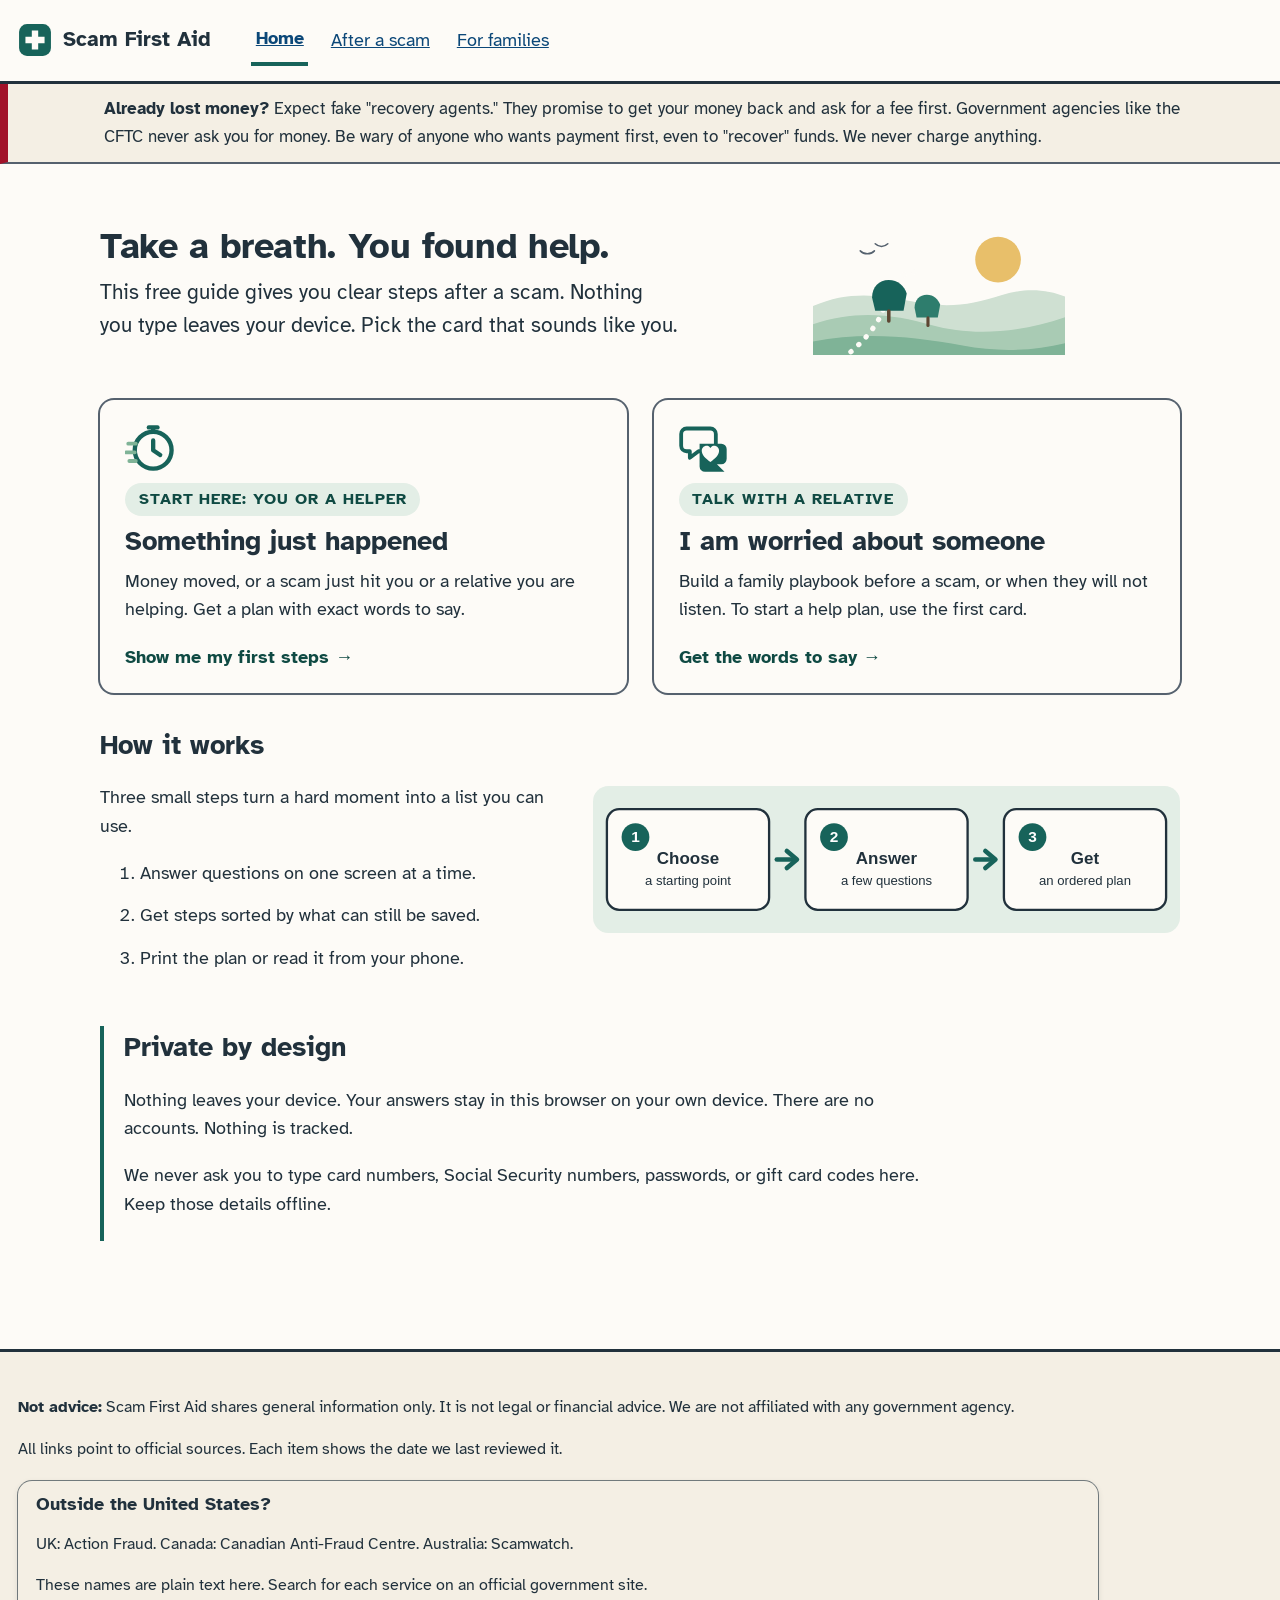
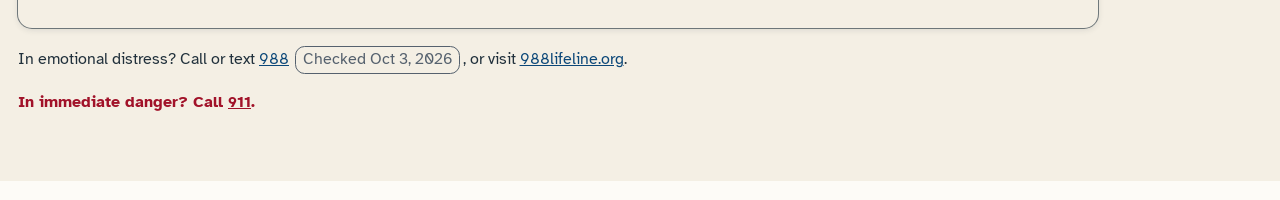
<file: index.html>
<!doctype html>
<html lang="en">
<head>
<meta charset="utf-8">
<meta name="viewport" content="width=device-width, initial-scale=1">
<title>Scam First Aid - free, private help after a scam</title>
<meta name="description" content="Answer a few questions after a scam. Get ordered, printable steps with exact words to say. Nothing you type leaves your device.">
<link rel="icon" href="assets/img/favicon.svg" type="image/svg+xml">
<link rel="stylesheet" href="assets/css/site.css">
<link rel="stylesheet" href="assets/css/print.css" media="print">
</head>
<body>
<a class="skip" href="#main">Skip to main content</a>
<header class="site-header">
  <p class="brand"><a class="brand-link" href="index.html"><img class="brand-mark" src="assets/img/favicon.svg" alt=""><span>Scam First Aid</span></a></p>
  <nav aria-label="Main">
    <ul>
      <li><a href="index.html" aria-current="page">Home</a></li>
      <li><a href="after-a-scam.html">After a scam</a></li>
      <li><a href="family.html">For families</a></li>
    </ul>
  </nav>
</header>

<!-- BANNER:START -->
<div class="banner-warning">
  <p class="banner-full"><strong>Already lost money?</strong> Expect fake &quot;recovery agents.&quot; They promise to get your money back and ask for a fee first. Government agencies like the CFTC never ask you for money. Be wary of anyone who wants payment first, even to &quot;recover&quot; funds. We never charge anything.</p>
  <details class="banner-short">
    <summary><span><strong>Lost money?</strong> Beware fees.</span></summary>
    <p>They promise to get your money back and ask for a fee first. Government agencies like the CFTC never ask you for money. Be wary of anyone who wants payment first, even to &quot;recover&quot; funds. We never charge anything.</p>
  </details>
</div>
<!-- BANNER:END -->

<main id="main" class="home">
  <section class="hero" aria-labelledby="hero-title">
    <div>
      <h1 id="hero-title">Take a breath. You found help.</h1>
      <p class="lede">This free guide gives you clear steps after a scam. Nothing you type leaves your device. Pick the card that sounds like you.</p>
    </div>
    <img class="hero-art" src="assets/img/hero.svg" alt="" aria-hidden="true">
  </section>

  <ul class="doors">
    <li><a class="door" href="after-a-scam.html">
      <img class="door-icon" src="assets/img/persona-urgent.svg" alt="" aria-hidden="true">
      <span class="door-eyebrow">Start here: you or a helper</span>
      <h2>Something just happened</h2>
      <p>Money moved, or a scam just hit you or a relative you are helping. Get a plan with exact words to say.</p>
      <span class="door-cta">Show me my first steps &rarr;</span>
    </a></li>
    <li><a class="door" href="family.html">
      <img class="door-icon" src="assets/img/persona-family.svg" alt="" aria-hidden="true">
      <span class="door-eyebrow">Talk with a relative</span>
      <h2>I am worried about someone</h2>
      <p>Build a family playbook before a scam, or when they will not listen. To start a help plan, use the first card.</p>
      <span class="door-cta">Get the words to say &rarr;</span>
    </a></li>
  </ul>

  <section class="how-section" aria-labelledby="how-title">
    <div class="how-copy">
      <h2 id="how-title">How it works</h2>
      <p>Three small steps turn a hard moment into a list you can use.</p>
      <ol class="how-list">
        <li>Answer questions on one screen at a time.</li>
        <li>Get steps sorted by what can still be saved.</li>
        <li>Print the plan or read it from your phone.</li>
      </ol>
    </div>
    <img class="pathway-art" src="assets/img/recovery-path.svg" alt="Choose your starting point, answer a few questions, and get an ordered plan you can print.">
  </section>

  <div class="privacy-box">
    <h2>Private by design</h2>
    <p>Nothing leaves your device. Your answers stay in this browser on your own device. There are no accounts. Nothing is tracked.</p>
    <p>We never ask you to type card numbers, Social Security numbers, passwords, or gift card codes here. Keep those details offline.</p>
  </div>
</main>

<footer class="site-footer">
  <p><strong>Not advice:</strong> Scam First Aid shares general information only. It is not legal or financial advice. We are not affiliated with any government agency.</p>
  <p>All links point to official sources. Each item shows the date we last reviewed it.</p>
  <section class="footer-card" aria-labelledby="outside-us-title">
    <h2 id="outside-us-title">Outside the United States?</h2>
    <p>UK: Action Fraud. Canada: Canadian Anti-Fraud Centre. Australia: Scamwatch.</p>
    <p>These names are plain text here. Search for each service on an official government site.</p>
  </section>
  <p>In emotional distress? Call or text <a href="tel:988">988</a> <span class="phone-state">Checked Oct 3, 2026</span>, or visit <a href="https://988lifeline.org/" target="_blank" rel="noopener noreferrer">988lifeline.org</a>.</p>
  <p class="danger-note">In immediate danger? Call <a href="tel:911">911</a>.</p>
</footer>

<p id="sfa-live" class="visually-hidden" role="status" aria-live="polite"></p>
</body>
</html>
</file>
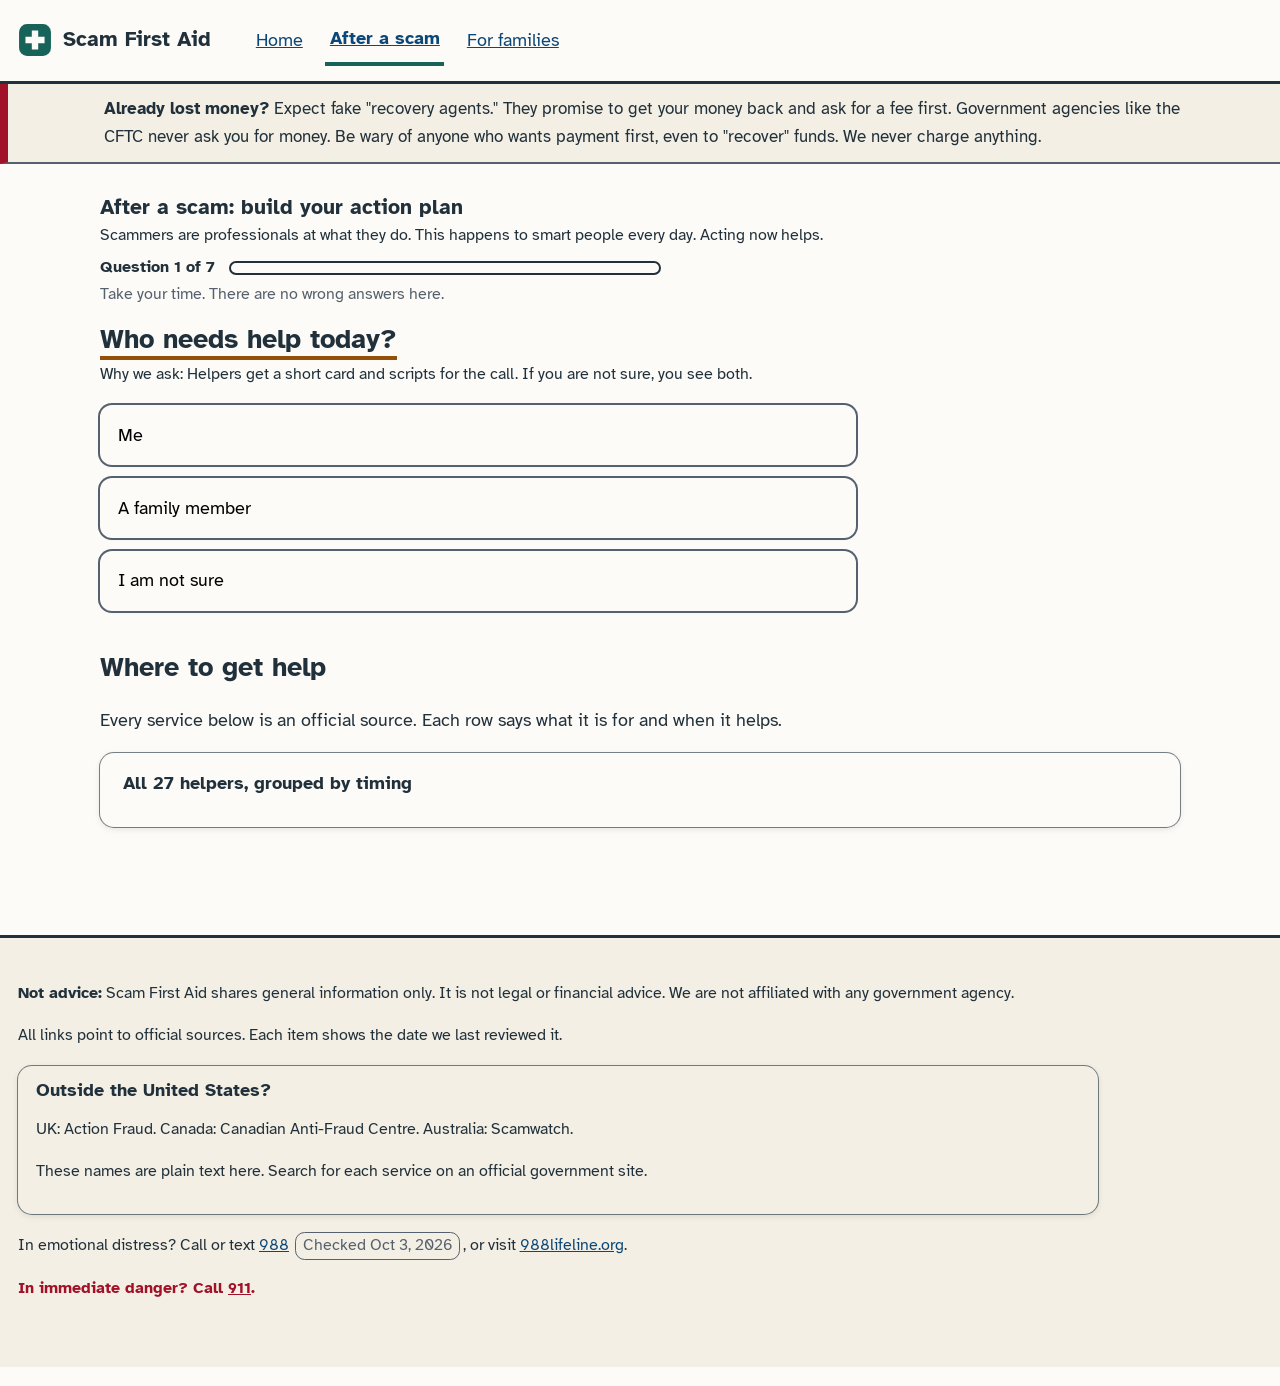
<file: after-a-scam.html>
<!doctype html>
<html lang="en">
<head>
<meta charset="utf-8">
<meta name="viewport" content="width=device-width, initial-scale=1">
<title>After a scam - build your action plan | Scam First Aid</title>
<meta name="description" content="Answer a few questions. Get ordered, printable steps for gift cards, wires, ACH transfers, debit-card charges, payment apps, identity theft, and more.">
<link rel="icon" href="assets/img/favicon.svg" type="image/svg+xml">
<link rel="stylesheet" href="assets/css/site.css">
<link rel="stylesheet" href="assets/css/print.css" media="print">
</head>
<body>
<a class="skip" href="#main">Skip to main content</a>
<header class="site-header">
  <p class="brand"><a class="brand-link" href="index.html"><img class="brand-mark" src="assets/img/favicon.svg" alt=""><span>Scam First Aid</span></a></p>
  <nav aria-label="Main">
    <ul>
      <li><a href="index.html">Home</a></li>
      <li><a href="after-a-scam.html" aria-current="page">After a scam</a></li>
      <li><a href="family.html">For families</a></li>
    </ul>
  </nav>
</header>

<!-- BANNER:START -->
<div class="banner-warning">
  <p class="banner-full"><strong>Already lost money?</strong> Expect fake &quot;recovery agents.&quot; They promise to get your money back and ask for a fee first. Government agencies like the CFTC never ask you for money. Be wary of anyone who wants payment first, even to &quot;recover&quot; funds. We never charge anything.</p>
  <details class="banner-short">
    <summary><span><strong>Lost money?</strong> Beware fees.</span></summary>
    <p>They promise to get your money back and ask for a fee first. Government agencies like the CFTC never ask you for money. Be wary of anyone who wants payment first, even to &quot;recover&quot; funds. We never charge anything.</p>
  </details>
</div>
<!-- BANNER:END -->

<main id="main">
  <div class="page-intro">
    <h1>After a scam: build your action plan</h1>
    <p class="lede">Scammers are professionals at what they do. This happens to smart people every day. Acting now helps.</p>
  </div>

  <section id="wizard" aria-labelledby="wiz-title">
    <h2 id="wiz-title" class="visually-hidden">Answer a few questions</h2>
    <div id="wiz-body"></div>
    <noscript>
      <h3>The short version, no JavaScript needed</h3>
      <ol>
        <li><strong>Call your bank's fraud line now.</strong> Use the number on the back of your card or a paper statement. Ask them to flag your account and review recent activity. Say: "Someone scammed me. Please flag my account."</li>
        <li><strong>Wired money?</strong> Ask your bank to pull the wire back (a recall). The FBI's Recovery Asset Team can help ask banks to freeze money sent by wire. It helps most when you report as quickly as possible. The quicker you act, the better your chance of getting your money back.</li>
        <li><strong>Paid with gift cards?</strong> Call the company now. Apple: <a href="tel:+18002752273">1-800-275-2273</a> <span class="phone-state">Checked Oct 3, 2026</span>. Amazon takes reports online, not by phone: sign in and use Contact Us in its Help pages. Target: <a href="tel:+18005442943">1-800-544-2943</a> <span class="phone-state">Checked Oct 3, 2026</span>. Google Play takes reports online - use the <a href="https://consumer.ftc.gov/articles/avoiding-and-reporting-gift-card-scams" target="_blank" rel="noopener noreferrer">FTC contact list</a>.</li>
        <li><strong>Forward scam texts to 7726.</strong> When your carrier replies, send them the sender's number. See the <a href="https://www.fcc.gov/consumers/guides/stop-unwanted-robocalls-and-texts" target="_blank" rel="noopener noreferrer">FCC guide</a>.</li>
        <li><strong>Debit card, payment app, or ACH bank transfer you did not approve?</strong> Tell your bank: "Please treat this as a disputed error under federal rules. If you need more than 10 business days, give me provisional credit now." Try to report within 60 days of the statement showing it. Some cases can take 45 or 90 days. Read the <a href="https://www.consumerfinance.gov/rules-policy/regulations/1005/11/" target="_blank" rel="noopener noreferrer">CFPB rule</a>. If you sent the payment yourself, getting it back is harder, not hopeless.</li>
        <li><strong>Bank said no or went quiet?</strong> Complain to the <a href="https://www.consumerfinance.gov/complaint/" target="_blank" rel="noopener noreferrer">CFPB</a>. Companies must answer.</li>
        <li><strong>Report it.</strong> Start at <a href="https://reportfraud.ftc.gov/" target="_blank" rel="noopener noreferrer">ReportFraud.ftc.gov</a>. Identity theft? <a href="https://www.identitytheft.gov/" target="_blank" rel="noopener noreferrer">IdentityTheft.gov</a> builds a recovery plan. Scam ran online or by wire? Report at <a href="https://www.ic3.gov/" target="_blank" rel="noopener noreferrer">IC3.gov</a>. Fast reports give the FBI team a chance to ask banks to freeze money.</li>
        <li><strong>Shared your Social Security number?</strong> Freeze your credit at all three bureaus. A credit freeze is a free lock on new loans. A fraud alert is a free one-year flag at one bureau; that bureau tells the other two. How-to: <a href="https://consumer.ftc.gov/articles/credit-freezes-and-fraud-alerts" target="_blank" rel="noopener noreferrer">FTC guide</a>.</li>
        <li><strong>Check your free credit reports.</strong> All three reports are free every week from the official site, <a href="https://www.annualcreditreport.com/index.action" target="_blank" rel="noopener noreferrer">AnnualCreditReport.com</a>. Call <a href="tel:+18773228228">1-877-322-8228</a> <span class="phone-state">Checked Oct 3, 2026</span> if the website is hard to use. Reports requested by phone are mailed within 15 days.</li>
        <li><strong>Paid with crypto?</strong> Crypto has no chargeback, and no bank can pull it back. Report fast to <a href="https://www.ic3.gov/" target="_blank" rel="noopener noreferrer">IC3.gov</a>. Anyone offering to trace or recover coins for a fee is selling a second scam. Read the <a href="https://www.cftc.gov/LearnAndProtect/AdvisoriesAndArticles/RecoveryFrauds.html" target="_blank" rel="noopener noreferrer">CFTC warning</a>.</li>
        <li><strong>Be wary of anyone who asks you to pay first to recover money.</strong> That includes offers to trace cryptocurrency or "recover" funds.</li>
      </ol>
      <p>Crisis help: call or text <a href="tel:988">988</a> <span class="phone-state">Checked Oct 3, 2026</span>. Older adults: Eldercare Locator <a href="tel:+18006771116">1-800-677-1116</a> <span class="phone-state">Checked Oct 3, 2026</span>. <span class="danger-note">Immediate danger: <a href="tel:911">911</a>.</span></p>
    </noscript>
  </section>

  <div class="plan-layout">
    <div id="plan" hidden></div>
    <aside id="plan-side" class="plan-side" aria-labelledby="plan-side-title" hidden></aside>
  </div>

  <section id="help-directory" aria-labelledby="help-dir-title">
    <h2 id="help-dir-title">Where to get help</h2>
    <p>Every service below is an official source. Each row says what it is for and when it helps.</p>
<!-- HELP-DIRECTORY:START -->
    <details class="help-directory">
      <summary>All 27 helpers, grouped by timing</summary>
      <ul class="directory-list">
      <li class="dir-row" data-agency="ftc-giftcards">
        <p class="dir-head"><strong>FTC gift card scam contacts list</strong> <span class="dir-chip">First hour</span></p>
        <p class="dir-for">Find the current phone numbers for gift-card company fraud teams.</p>
        <ul class="dir-calls">
          <li><a class="phone-link call-btn" href="tel:+18002752273">1-800-275-2273</a> <span class="dir-call-label">Apple or iTunes gift cards</span> <span class="phone-state">Checked Oct 3, 2026</span></li>
          <li><a class="phone-link call-btn" href="tel:+18005442943">1-800-544-2943</a> <span class="dir-call-label">Target gift cards</span> <span class="phone-state">Checked Oct 3, 2026</span></li>
        </ul>
        <ul class="dir-links">
          <li><a href="https://consumer.ftc.gov/articles/avoiding-and-reporting-gift-card-scams" target="_blank" rel="noopener noreferrer">FTC: Avoiding and Reporting Gift Card Scams</a></li>
        </ul>
        <p class="dir-meta"><span class="dir-reviewed">Reviewed 2026-08</span></p>
      </li>
      <li class="dir-row" data-agency="ftc-crypto">
        <p class="dir-head"><strong>FTC: cryptocurrency scams</strong> <span class="dir-chip">First hour</span></p>
        <p class="dir-for">Learn why crypto has no chargeback and why fast reports still matter.</p>
        <ul class="dir-links">
          <li><a href="https://consumer.ftc.gov/articles/what-know-about-cryptocurrency-and-scams" target="_blank" rel="noopener noreferrer">FTC: What to know about cryptocurrency and scams</a></li>
        </ul>
        <p class="dir-meta"><span class="dir-reviewed">Reviewed 2026-08</span></p>
      </li>
      <li class="dir-row" data-agency="cfpb-reg-e">
        <p class="dir-head"><strong>CFPB electronic-transfer rule</strong> <span class="dir-chip">First day</span></p>
        <p class="dir-for">Read the federal clock your bank must follow on disputed transfers.</p>
        <ul class="dir-links">
          <li><a href="https://www.consumerfinance.gov/rules-policy/regulations/1005/11/" target="_blank" rel="noopener noreferrer">CFPB electronic-transfer rule</a></li>
        </ul>
        <p class="dir-meta"><span class="dir-reviewed">Reviewed 2026-08</span></p>
      </li>
      <li class="dir-row" data-agency="cftc-recovery-frauds">
        <p class="dir-head"><strong>CFTC: recovery fraud warnings</strong> <span class="dir-chip">First day</span></p>
        <p class="dir-for">Check why fee-based offers to trace or recover crypto are scams.</p>
        <ul class="dir-links">
          <li><a href="https://www.cftc.gov/LearnAndProtect/AdvisoriesAndArticles/RecoveryFrauds.html" target="_blank" rel="noopener noreferrer">CFTC: Recovery frauds</a></li>
        </ul>
        <p class="dir-meta"><span class="dir-reviewed">Reviewed 2026-08</span></p>
      </li>
      <li class="dir-row" data-agency="ovc-elder-hotline">
        <p class="dir-head"><strong>DOJ National Elder Fraud Hotline</strong> <span class="dir-chip">First day</span></p>
        <p class="dir-for">Report fraud against anyone age 60 or older to a case manager.</p>
        <p class="dir-warn">Scammers use the hotline's name and phone number. They threaten to file a suit. They ask for personal information or money. Do not give personal information, such as a social security number, or money.</p>
        <ul class="dir-calls">
          <li><a class="phone-link call-btn" href="tel:+18333728311">1-833-372-8311</a> <span class="dir-call-label">National Elder Fraud Hotline (Mon-Fri, 10 a.m.-6 p.m. ET)</span> <span class="phone-state">Checked Oct 3, 2026</span></li>
        </ul>
        <ul class="dir-links">
          <li><a href="https://ovc.ojp.gov/program/stop-elder-fraud/providing-help-restoring-hope" target="_blank" rel="noopener noreferrer">National Elder Fraud Hotline</a></li>
        </ul>
        <p class="dir-meta"><span class="dir-reviewed">Reviewed 2026-08</span></p>
      </li>
      <li class="dir-row" data-agency="ic3">
        <p class="dir-head"><strong>FBI Internet Crime Complaint Center (IC3)</strong> <span class="dir-chip">First day</span></p>
        <p class="dir-for">Quick reports let agents ask banks to freeze wire money.</p>
        <ul class="dir-links">
          <li><a href="https://www.ic3.gov/" target="_blank" rel="noopener noreferrer">IC3.gov</a></li>
        </ul>
        <p class="dir-meta"><span class="dir-reviewed">Reviewed 2026-08</span></p>
      </li>
      <li class="dir-row" data-agency="fcc-7726-guide">
        <p class="dir-head"><strong>FCC guide: stop unwanted texts (7726)</strong> <span class="dir-chip">First day</span></p>
        <p class="dir-for">Learn how to forward scam texts to your carrier at 7726.</p>
        <ul class="dir-links">
          <li><a href="https://www.fcc.gov/consumers/guides/stop-unwanted-robocalls-and-texts" target="_blank" rel="noopener noreferrer">fcc.gov/consumers/guides/stop-unwanted-robocalls-and-texts</a></li>
        </ul>
        <p class="dir-meta"><span class="dir-reviewed">Reviewed 2026-08</span></p>
      </li>
      <li class="dir-row" data-agency="ftc-reportfraud">
        <p class="dir-head"><strong>FTC Report Fraud</strong> <span class="dir-chip">First day</span></p>
        <p class="dir-for">File a fraud report that feeds federal investigations.</p>
        <ul class="dir-links">
          <li><a href="https://reportfraud.ftc.gov/" target="_blank" rel="noopener noreferrer">ReportFraud.ftc.gov</a></li>
        </ul>
        <p class="dir-meta"><span class="dir-reviewed">Reviewed 2026-08</span></p>
      </li>
      <li class="dir-row" data-agency="ftc-credit-freezes">
        <p class="dir-head"><strong>FTC: credit freezes and fraud alerts</strong> <span class="dir-chip">First day</span></p>
        <p class="dir-for">Follow the official how-to for a free lock or a fast fraud alert.</p>
        <ul class="dir-links">
          <li><a href="https://consumer.ftc.gov/articles/credit-freezes-and-fraud-alerts" target="_blank" rel="noopener noreferrer">FTC: Credit Freezes and Fraud Alerts</a></li>
        </ul>
        <p class="dir-meta"><span class="dir-reviewed">Reviewed 2026-08</span></p>
      </li>
      <li class="dir-row" data-agency="ftc-scammed">
        <p class="dir-head"><strong>FTC: what to do if you were scammed</strong> <span class="dir-chip">First day</span></p>
        <p class="dir-for">See the FTC list of first moves after any scam, with links to each helper.</p>
        <ul class="dir-links">
          <li><a href="https://consumer.ftc.gov/articles/what-do-if-you-were-scammed" target="_blank" rel="noopener noreferrer">FTC: What to do if you were scammed</a></li>
        </ul>
        <p class="dir-meta"><span class="dir-reviewed">Reviewed 2026-09</span></p>
      </li>
      <li class="dir-row" data-agency="identitytheft">
        <p class="dir-head"><strong>IdentityTheft.gov</strong> <span class="dir-chip">First day</span></p>
        <p class="dir-for">Build a personal identity-theft recovery plan with ready-made letters.</p>
        <ul class="dir-links">
          <li><a href="https://www.identitytheft.gov/" target="_blank" rel="noopener noreferrer">IdentityTheft.gov</a></li>
        </ul>
        <p class="dir-meta"><span class="dir-reviewed">Reviewed 2026-08</span></p>
      </li>
      <li class="dir-row" data-agency="cfpb-complaint">
        <p class="dir-head"><strong>CFPB complaint portal</strong> <span class="dir-chip">First week</span></p>
        <p class="dir-for">Complain when your bank denies a fraud claim or stalls past its deadline.</p>
        <ul class="dir-links">
          <li><a href="https://www.consumerfinance.gov/complaint/" target="_blank" rel="noopener noreferrer">CFPB complaint portal</a></li>
        </ul>
        <p class="dir-meta"><span class="dir-reviewed">Reviewed 2026-08</span></p>
      </li>
      <li class="dir-row" data-agency="ovc-compensation">
        <p class="dir-head"><strong>Crime victim compensation funds</strong> <span class="dir-chip">First week</span></p>
        <p class="dir-for">Ask whether state funds can pay back costs such as counseling or lost pay.</p>
        <ul class="dir-links">
          <li><a href="https://ovc.ojp.gov/topics/victim-compensation" target="_blank" rel="noopener noreferrer">OVC: Victim compensation</a></li>
        </ul>
        <p class="dir-meta"><span class="dir-reviewed">Reviewed 2026-09</span></p>
      </li>
      <li class="dir-row" data-agency="fcc-complaints">
        <p class="dir-head"><strong>FCC Consumer Complaints</strong> <span class="dir-chip">First week</span></p>
        <p class="dir-for">Complain about unwanted calls and texts to the phone regulator.</p>
        <ul class="dir-calls">
          <li><a class="phone-link call-btn" href="tel:+18882255322">1-888-225-5322</a> <span class="dir-call-label">FCC consumer line</span> <span class="phone-state">Checked Oct 3, 2026</span></li>
        </ul>
        <ul class="dir-links">
          <li><a href="https://consumercomplaints.fcc.gov/hc/en-us" target="_blank" rel="noopener noreferrer">consumercomplaints.fcc.gov</a></li>
        </ul>
        <p class="dir-meta"><span class="dir-reviewed">Reviewed 2026-08</span></p>
      </li>
      <li class="dir-row" data-agency="irs-scams">
        <p class="dir-head"><strong>IRS identity theft and scam reporting</strong> <span class="dir-chip">First week</span></p>
        <p class="dir-for">Report tax identity theft and follow the official recovery steps.</p>
        <ul class="dir-links">
          <li><a href="https://www.irs.gov/identity-theft-fraud-scams" target="_blank" rel="noopener noreferrer">irs.gov identity theft and scams</a></li>
        </ul>
        <p class="dir-meta"><span class="dir-reviewed">Reviewed 2026-08</span></p>
      </li>
      <li class="dir-row" data-agency="ssa-scams">
        <p class="dir-head"><strong>Social Security scams hub</strong> <span class="dir-chip">First week</span></p>
        <p class="dir-for">Report scams at the hub, or call to block electronic access to your record.</p>
        <ul class="dir-calls">
          <li><a class="phone-link call-btn" href="tel:+18007721213">1-800-772-1213</a> <span class="dir-call-label">Social Security</span> <span class="phone-state">Checked Oct 3, 2026</span></li>
        </ul>
        <ul class="dir-links">
          <li><a href="https://www.ssa.gov/scam/" target="_blank" rel="noopener noreferrer">SSA scam hub</a></li>
          <li><a href="https://oig.ssa.gov/report/" target="_blank" rel="noopener noreferrer">SSA scam report form</a></li>
        </ul>
        <p class="dir-meta"><span class="dir-reviewed">Reviewed 2026-09</span></p>
      </li>
      <li class="dir-row" data-agency="state-consumer">
        <p class="dir-head"><strong>State consumer protection office</strong> <span class="dir-chip">First week</span></p>
        <p class="dir-for">Find your state consumer office, which handles local scams.</p>
        <ul class="dir-links">
          <li><a href="https://www.usa.gov/state-consumer" target="_blank" rel="noopener noreferrer">USA.gov state consumer finder</a></li>
        </ul>
        <p class="dir-meta"><span class="dir-reviewed">Reviewed 2026-09</span></p>
      </li>
      <li class="dir-row" data-agency="uspis">
        <p class="dir-head"><strong>US Postal Inspection Service</strong> <span class="dir-chip">First week</span></p>
        <p class="dir-for">Report crimes that moved through the mail to postal inspectors.</p>
        <ul class="dir-links">
          <li><a href="https://www.uspis.gov/report" target="_blank" rel="noopener noreferrer">uspis.gov/report</a></li>
        </ul>
        <p class="dir-meta"><span class="dir-reviewed">Reviewed 2026-08</span></p>
      </li>
      <li class="dir-row" data-agency="lifeline-988">
        <p class="dir-head"><strong>988 Suicide &amp; Crisis Lifeline</strong> <span class="dir-chip">Ongoing</span></p>
        <p class="dir-for">Reach free, private support day and night when distress runs high.</p>
        <ul class="dir-calls">
          <li><a class="phone-link call-btn" href="tel:988">988</a> <span class="dir-call-label">Call or text</span> <span class="phone-state">Checked Oct 3, 2026</span></li>
        </ul>
        <ul class="dir-links">
          <li><a href="https://988lifeline.org/" target="_blank" rel="noopener noreferrer">988lifeline.org</a></li>
        </ul>
        <p class="dir-meta"><span class="dir-reviewed">Reviewed 2026-08</span></p>
      </li>
      <li class="dir-row" data-agency="annualcreditreport">
        <p class="dir-head"><strong>AnnualCreditReport.com</strong> <span class="dir-chip">Ongoing</span></p>
        <p class="dir-for">Pull your free credit reports from all three bureaus.</p>
        <ul class="dir-calls">
          <li><a class="phone-link call-btn" href="tel:+18773228228">1-877-322-8228</a> <span class="dir-call-label">AnnualCreditReport.com phone</span> <span class="phone-state">Checked Oct 3, 2026</span></li>
        </ul>
        <ul class="dir-links">
          <li><a href="https://www.annualcreditreport.com/index.action" target="_blank" rel="noopener noreferrer">AnnualCreditReport.com</a></li>
        </ul>
        <p class="dir-meta"><span class="dir-reviewed">Reviewed 2026-08</span></p>
      </li>
      <li class="dir-row" data-agency="cfpb-older-adults">
        <p class="dir-head"><strong>CFPB: fraud guides for older adults</strong> <span class="dir-chip">Ongoing</span></p>
        <p class="dir-for">Get free federal handouts about scams against older adults.</p>
        <ul class="dir-links">
          <li><a href="https://www.consumerfinance.gov/consumer-tools/educator-tools/resources-for-older-adults/protecting-against-fraud/" target="_blank" rel="noopener noreferrer">CFPB: Protecting against fraud</a></li>
        </ul>
        <p class="dir-meta"><span class="dir-reviewed">Reviewed 2026-09</span></p>
      </li>
      <li class="dir-row" data-agency="cfpb-msem">
        <p class="dir-head"><strong>CFPB: Managing Someone Else's Money</strong> <span class="dir-chip">Ongoing</span></p>
        <p class="dir-for">Read the free guides for helpers who handle another person's money.</p>
        <ul class="dir-links">
          <li><a href="https://www.consumerfinance.gov/consumer-tools/managing-someone-elses-money/" target="_blank" rel="noopener noreferrer">CFPB: Managing Someone Else's Money</a></li>
        </ul>
        <p class="dir-meta"><span class="dir-reviewed">Reviewed 2026-09</span></p>
      </li>
      <li class="dir-row" data-agency="cftc-romance">
        <p class="dir-head"><strong>CFTC: romance scam advisory</strong> <span class="dir-chip">Ongoing</span></p>
        <p class="dir-for">Learn how romance scams drain savings through fake trading sites.</p>
        <ul class="dir-links">
          <li><a href="https://www.cftc.gov/LearnAndProtect/AdvisoriesAndArticles/RomanceScam.html" target="_blank" rel="noopener noreferrer">CFTC: Romance scams</a></li>
        </ul>
        <p class="dir-meta"><span class="dir-reviewed">Reviewed 2026-09</span></p>
      </li>
      <li class="dir-row" data-agency="doj-elderjustice">
        <p class="dir-head"><strong>DOJ Elder Justice Initiative</strong> <span class="dir-chip">Ongoing</span></p>
        <p class="dir-for">Find Justice Department steps on elder abuse.</p>
        <ul class="dir-links">
          <li><a href="https://www.justice.gov/elderjustice" target="_blank" rel="noopener noreferrer">Elder Justice Initiative</a></li>
        </ul>
        <p class="dir-meta"><span class="dir-reviewed">Reviewed 2026-09</span></p>
      </li>
      <li class="dir-row" data-agency="eldercare-locator">
        <p class="dir-head"><strong>Eldercare Locator</strong> <span class="dir-chip">Ongoing</span></p>
        <p class="dir-for">Find local elder help, or your state's Adult Protective Services number, by phone.</p>
        <ul class="dir-calls">
          <li><a class="phone-link call-btn" href="tel:+18006771116">1-800-677-1116</a> <span class="dir-call-label">Eldercare Locator</span> <span class="phone-state">Checked Oct 3, 2026</span></li>
        </ul>
        <ul class="dir-links">
          <li><a href="https://eldercare.acl.gov/" target="_blank" rel="noopener noreferrer">eldercare.acl.gov</a></li>
        </ul>
        <p class="dir-meta"><span class="dir-reviewed">Reviewed 2026-08</span></p>
      </li>
      <li class="dir-row" data-agency="ncea">
        <p class="dir-head"><strong>National Center on Elder Abuse</strong> <span class="dir-chip">Ongoing</span></p>
        <p class="dir-for">Learn the signs of elder abuse and how to report it.</p>
        <ul class="dir-links">
          <li><a href="https://ncea.acl.gov" target="_blank" rel="noopener noreferrer">National Center on Elder Abuse</a></li>
        </ul>
        <p class="dir-meta"><span class="dir-reviewed">Reviewed 2026-09</span></p>
      </li>
      <li class="dir-row" data-agency="nia-elder-abuse">
        <p class="dir-head"><strong>NIA: elder abuse explainer</strong> <span class="dir-chip">Ongoing</span></p>
        <p class="dir-for">Read a plain health guide to money abuse signs in older adults.</p>
        <ul class="dir-links">
          <li><a href="https://www.nia.nih.gov/health/elder-abuse" target="_blank" rel="noopener noreferrer">NIA: Elder abuse</a></li>
        </ul>
        <p class="dir-meta"><span class="dir-reviewed">Reviewed 2026-09</span></p>
      </li>
      </ul>
    </details>
    <!-- HELP-DIRECTORY:END -->
  </section>
</main>

<footer class="site-footer no-print">
  <p><strong>Not advice:</strong> Scam First Aid shares general information only. It is not legal or financial advice. We are not affiliated with any government agency.</p>
  <p>All links point to official sources. Each item shows the date we last reviewed it.</p>
  <section class="footer-card" aria-labelledby="outside-us-title">
    <h2 id="outside-us-title">Outside the United States?</h2>
    <p>UK: Action Fraud. Canada: Canadian Anti-Fraud Centre. Australia: Scamwatch.</p>
    <p>These names are plain text here. Search for each service on an official government site.</p>
  </section>
  <p>In emotional distress? Call or text <a href="tel:988">988</a> <span class="phone-state">Checked Oct 3, 2026</span>, or visit <a href="https://988lifeline.org/" target="_blank" rel="noopener noreferrer">988lifeline.org</a>.</p>
  <p class="danger-note">In immediate danger? Call <a href="tel:911">911</a>.</p>
</footer>

<p id="sfa-live" class="visually-hidden" role="status" aria-live="polite"></p>

<script src="assets/js/sfa-common.js" defer></script>
<script src="assets/js/sfa-data.generated.js" defer></script>
<script src="assets/js/sfa-wizard.js" defer></script>
<script defer>
(function () {
  'use strict';
  function boot() {
    try {
      window.SFA.wizard.init(document.getElementById('wizard'), document.getElementById('plan'));
    } catch (err) {
      window.SFA.fault(err);
    }
  }
  if (document.readyState === 'loading') {
    document.addEventListener('DOMContentLoaded', boot);
  } else {
    boot();
  }
})();
</script>
</body>
</html>
</file>
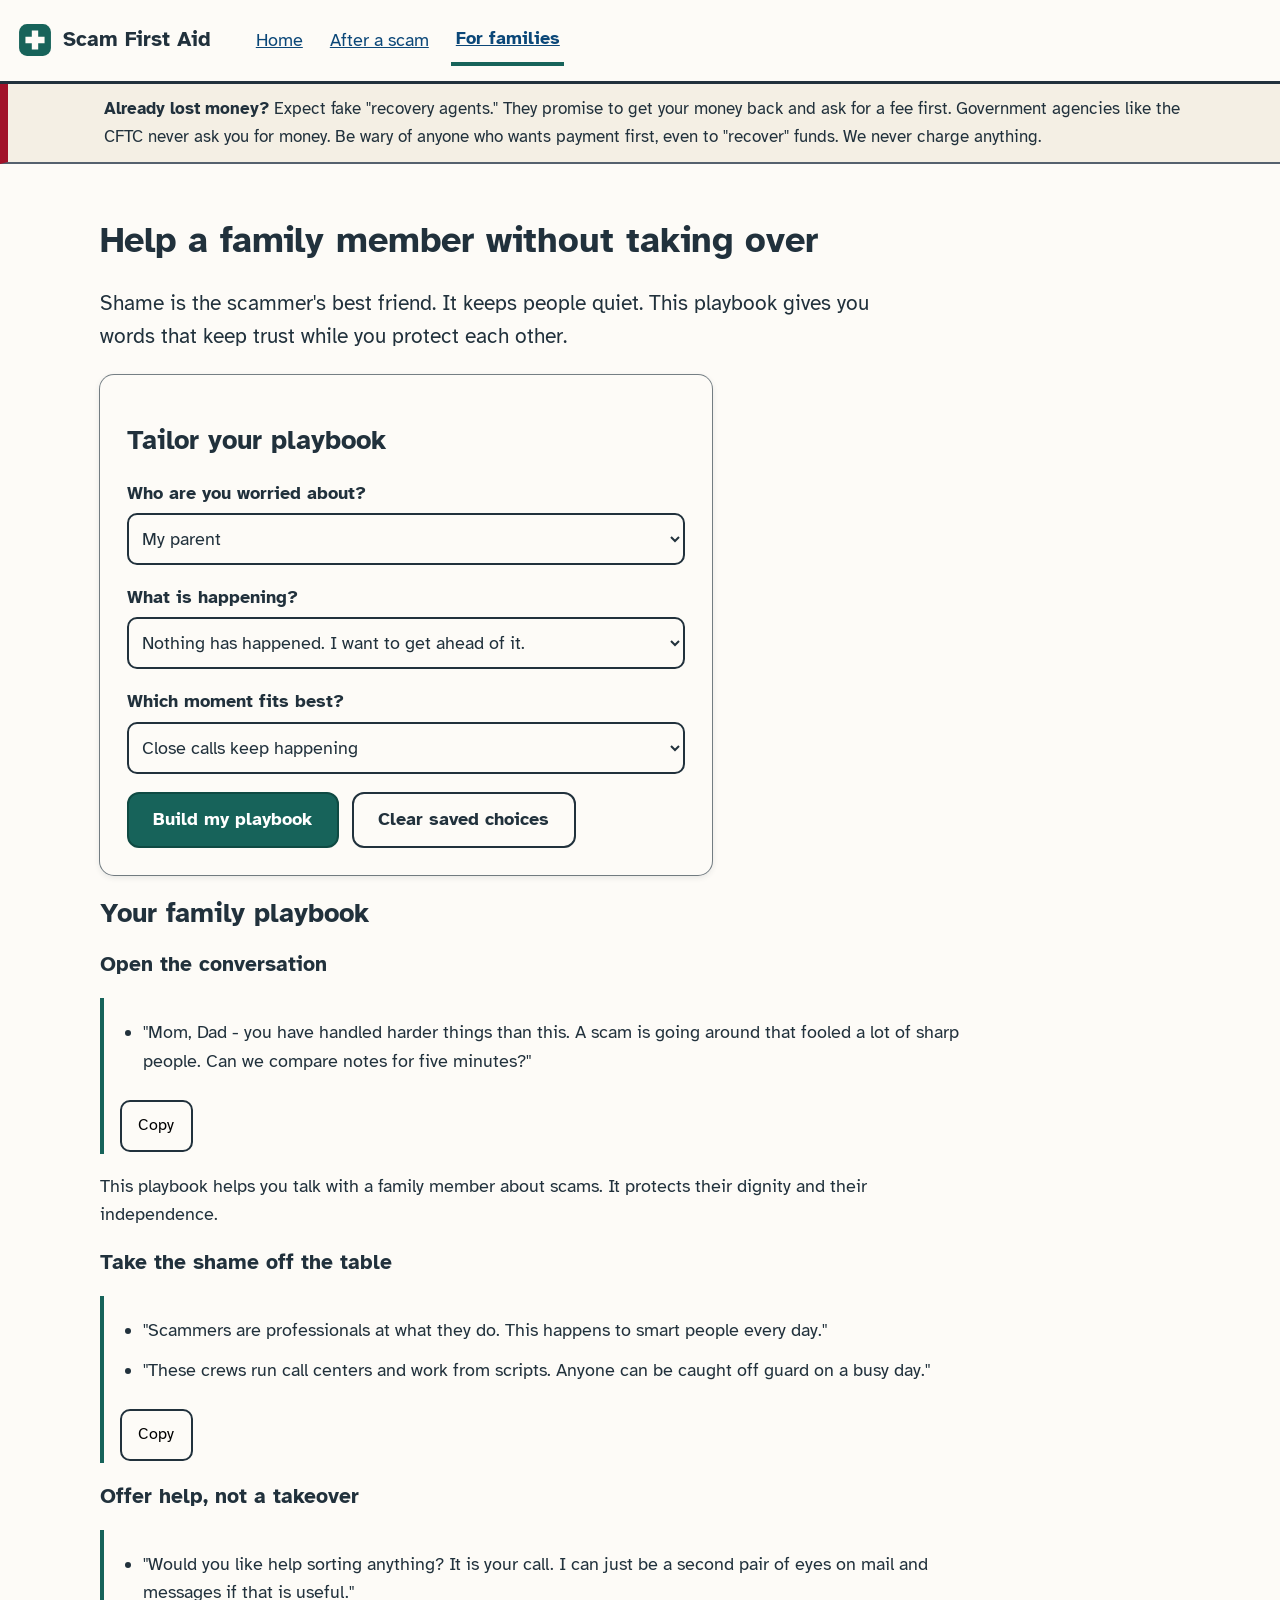
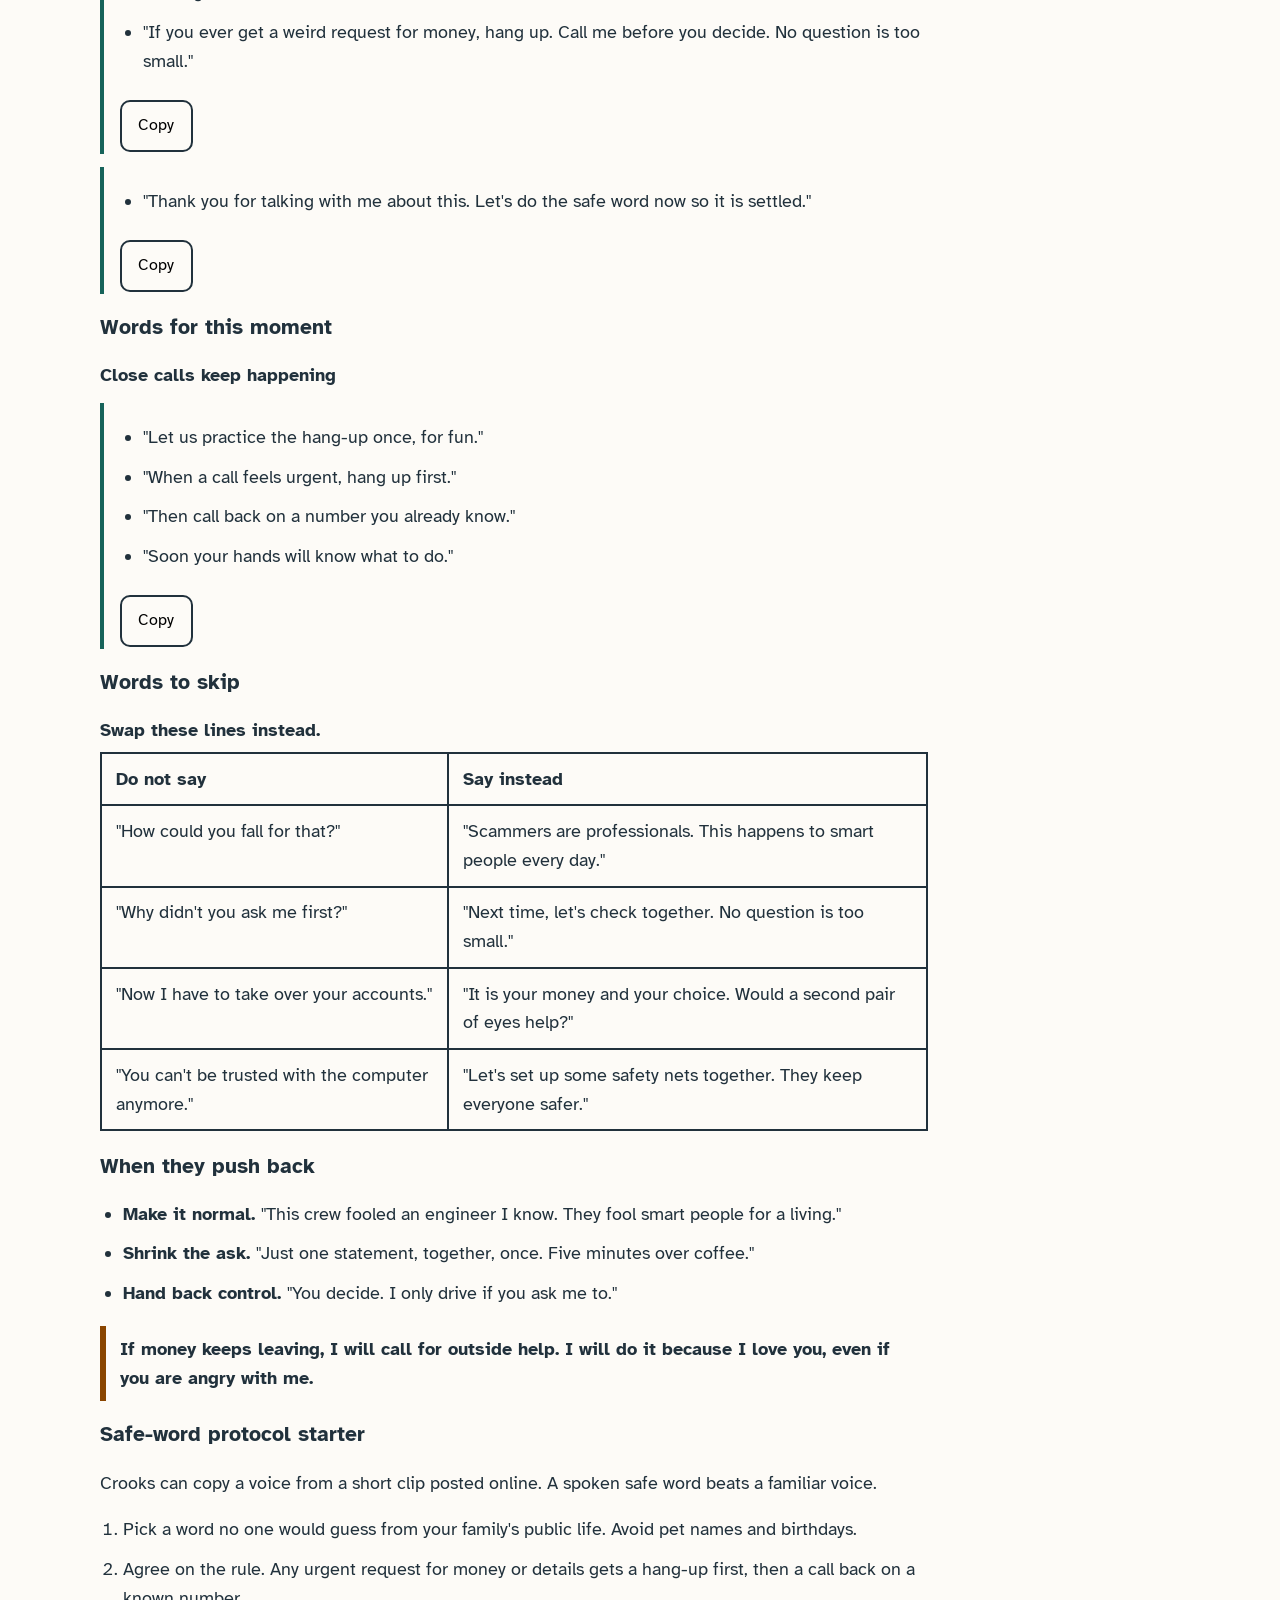
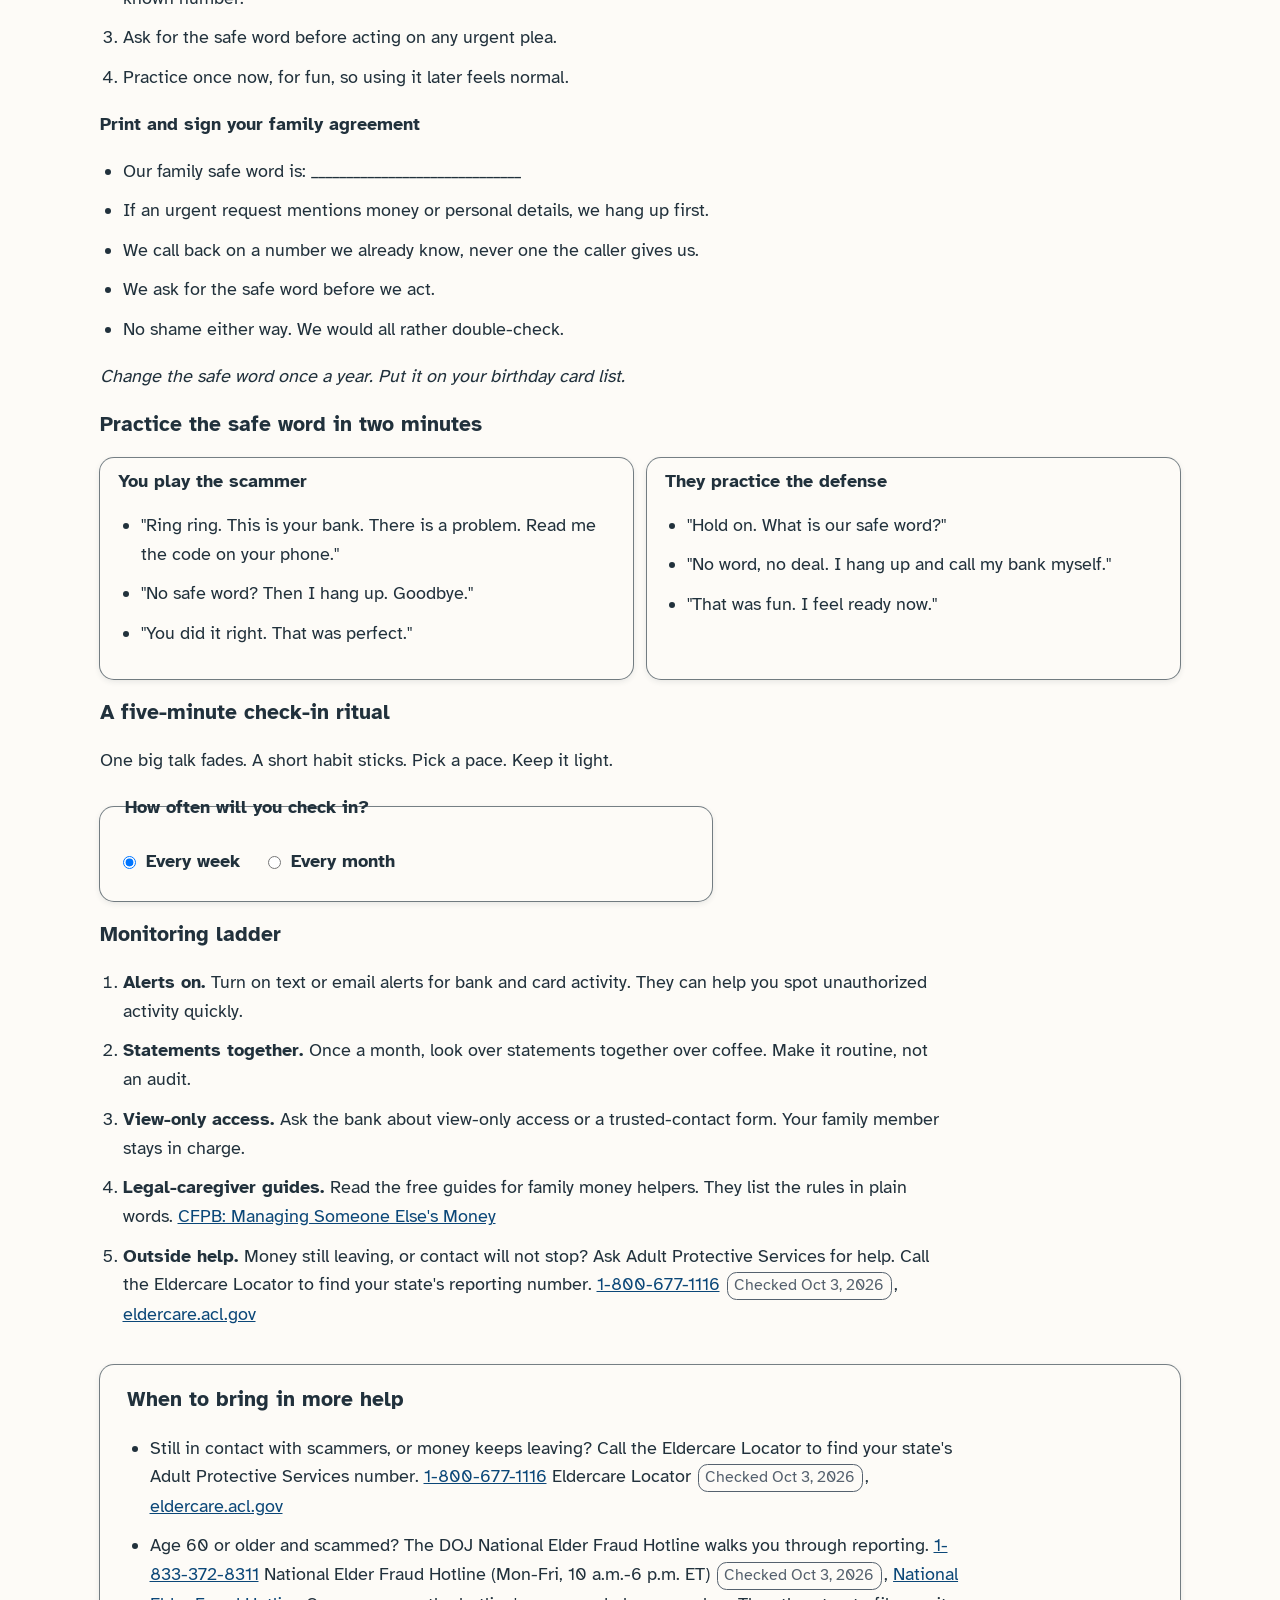
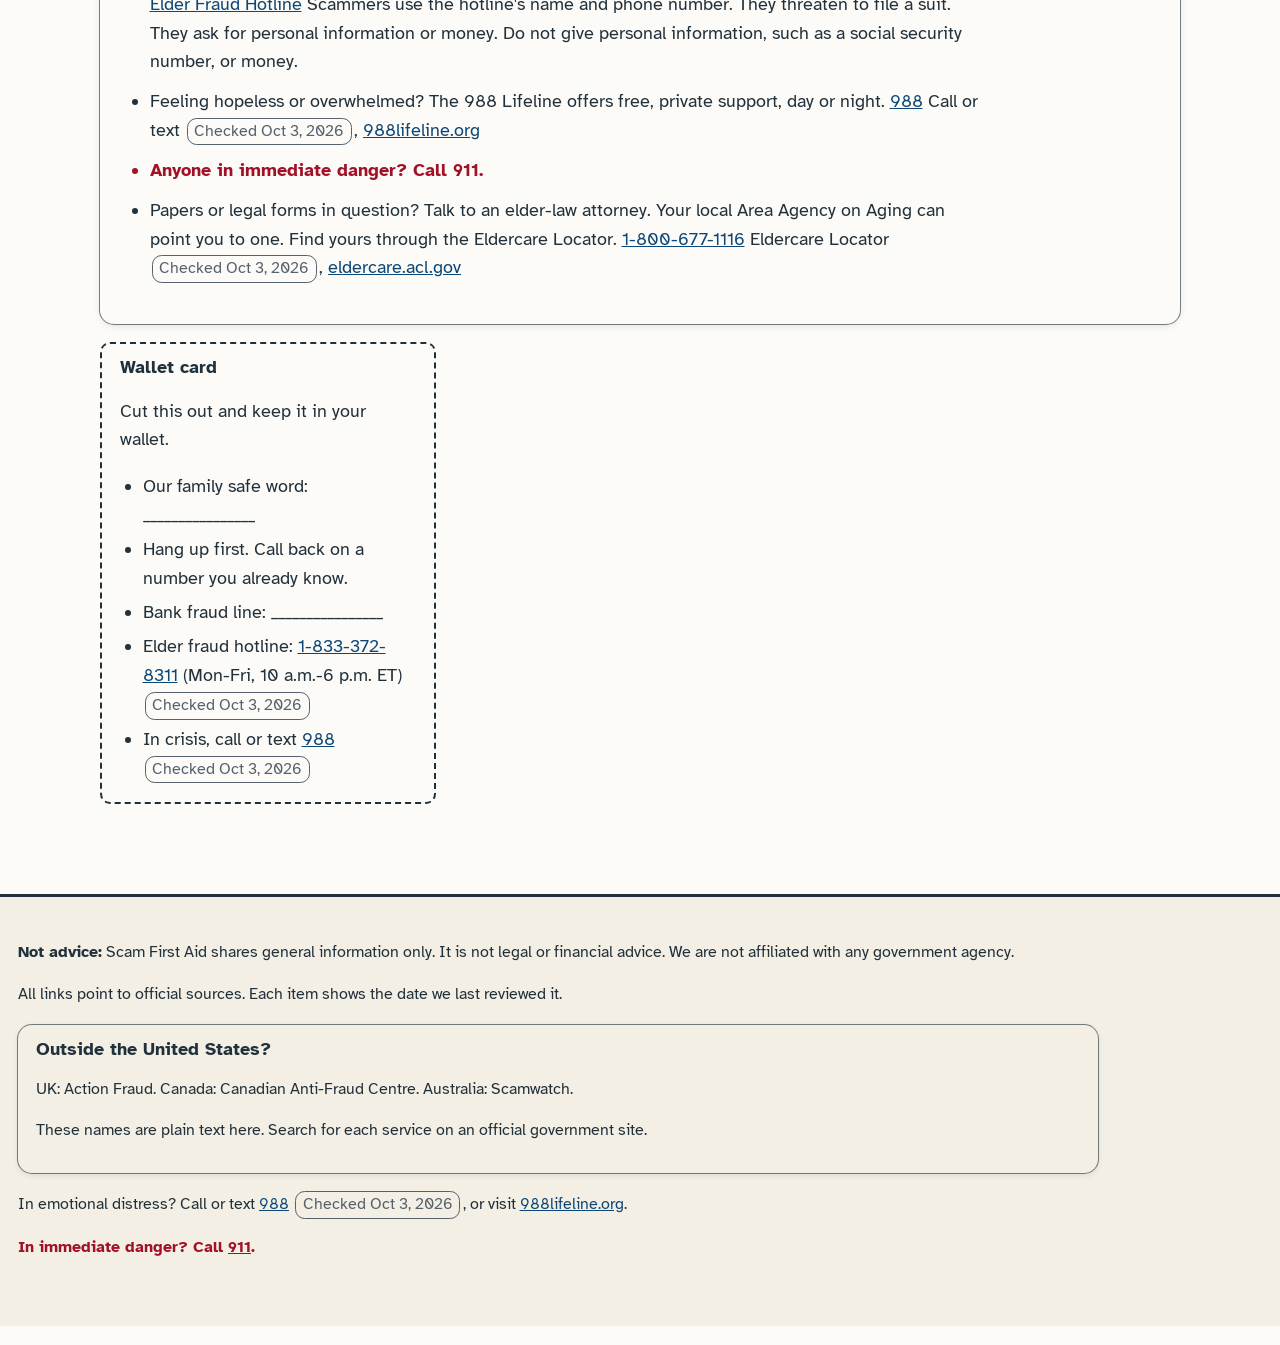
<file: family.html>
<!doctype html>
<html lang="en">
<head>
<meta charset="utf-8">
<meta name="viewport" content="width=device-width, initial-scale=1">
<title>For families - talk without shame | Scam First Aid</title>
<meta name="description" content="A printable family playbook with scenario scripts, a safe-word plan, check-in ritual, letter, support ladder, and help contacts.">
<link rel="icon" href="assets/img/favicon.svg" type="image/svg+xml">
<link rel="stylesheet" href="assets/css/site.css">
<link rel="stylesheet" href="assets/css/print.css" media="print">
</head>
<body>
<a class="skip" href="#main">Skip to main content</a>
<header class="site-header">
  <p class="brand"><a class="brand-link" href="index.html"><img class="brand-mark" src="assets/img/favicon.svg" alt=""><span>Scam First Aid</span></a></p>
  <nav aria-label="Main">
    <ul>
      <li><a href="index.html">Home</a></li>
      <li><a href="after-a-scam.html">After a scam</a></li>
      <li><a href="family.html" aria-current="page">For families</a></li>
    </ul>
  </nav>
</header>

<!-- BANNER:START -->
<div class="banner-warning">
  <p class="banner-full"><strong>Already lost money?</strong> Expect fake &quot;recovery agents.&quot; They promise to get your money back and ask for a fee first. Government agencies like the CFTC never ask you for money. Be wary of anyone who wants payment first, even to &quot;recover&quot; funds. We never charge anything.</p>
  <details class="banner-short">
    <summary><span><strong>Lost money?</strong> Beware fees.</span></summary>
    <p>They promise to get your money back and ask for a fee first. Government agencies like the CFTC never ask you for money. Be wary of anyone who wants payment first, even to &quot;recover&quot; funds. We never charge anything.</p>
  </details>
</div>
<!-- BANNER:END -->

<main id="main">
  <h1>Help a family member without taking over</h1>
  <p class="lede">Shame is the scammer's best friend. It keeps people quiet. This playbook gives you words that keep trust while you protect each other.</p>

  <form id="fam-form" class="fam-form no-js-disabled" novalidate>
    <h2 id="fam-form-title">Tailor your playbook</h2>
    <fieldset id="fam-fields" aria-labelledby="fam-form-title" disabled>
      <label for="fam-relationship">Who are you worried about?</label>
      <select id="fam-relationship" name="relationship">
        <option selected>Choices load when JavaScript starts.</option>
      </select>
      <label for="fam-situation">What is happening?</label>
      <select id="fam-situation" name="situation">
        <option selected>Choices load when JavaScript starts.</option>
      </select>
      <label for="fam-scenario">Which moment fits best?</label>
      <select id="fam-scenario" name="scenario">
        <option selected>Choices load when JavaScript starts.</option>
      </select>
      <div class="wiz-actions">
        <button type="submit" class="btn primary">Build my playbook</button>
        <button type="button" class="btn" id="fam-reset">Clear saved choices</button>
      </div>
    </fieldset>
  </form>

  <section id="family-plan" aria-labelledby="fp-title">
    <h2 id="fp-title">Your family playbook</h2>
    <p>This starter version works with JavaScript turned off. Answer the two questions above to tailor it. Then print it and keep it by the phone.</p>

    <h3>Open the conversation</h3>
    <div class="say-block">
      <blockquote>"Mom, Dad - you have handled harder things than this. A scam is going around that fooled a lot of sharp people. Can we compare notes for five minutes?"</blockquote>
    </div>
    <p>You are a second pair of eyes, not an auditor. These words keep trust while you talk about scams.</p>

    <h3>Take the shame off the table</h3>
    <div class="say-block">
      <blockquote>
        <ul class="script-lines">
          <li>"Scammers are professionals at what they do. This happens to smart people every day."</li>
          <li>"These crews run call centers and work from scripts. Anyone can be caught off guard on a busy day."</li>
        </ul>
      </blockquote>
    </div>

    <h3>Offer help, not a takeover</h3>
    <div class="say-block">
      <blockquote>
        <ul class="script-lines">
          <li>"Would you like help sorting anything? It is your call. I can just be a second pair of eyes on mail and messages if that is useful."</li>
          <li>"If you ever get a weird request for money, hang up. Call me before you decide. No question is too small."</li>
          <li>"Thank you for talking with me about this. Let's do the safe word now so it is settled."</li>
        </ul>
      </blockquote>
    </div>

    <h3>Words for this moment</h3>
    <p class="scenario-label">They are talking to the scammer right now</p>
    <div class="say-block">
      <blockquote>
        <ul class="script-lines">
          <li>"Are you safe? Good. Hang up on them now."</li>
          <li>"Stay on the line with me. Call your bank back on the number on your card."</li>
          <li>"Do not buy anything. Do not mail anything. Do not read out any codes."</li>
          <li>"We will sort the rest out together. One step at a time."</li>
        </ul>
      </blockquote>
    </div>
    <p class="scenario-label">Money or information is already gone</p>
    <div class="say-block">
      <blockquote>
        <ul class="script-lines">
          <li>"Thank you for telling me. That took guts."</li>
          <li>"Scammers are professionals. This happens to smart people every day."</li>
          <li>"Let us write down what happened while it is fresh."</li>
          <li>"I will sit with you while you make the calls."</li>
        </ul>
      </blockquote>
    </div>
    <p class="scenario-label">They do not believe it is a scam</p>
    <div class="say-block">
      <blockquote>
        <ul class="script-lines">
          <li>"You do not have to agree with me today."</li>
          <li>"Would you do one small thing for me?"</li>
          <li>"Let me read the messages with you. Two sets of eyes beat one."</li>
          <li>"You are sharp. If I am wrong, I will say so."</li>
        </ul>
      </blockquote>
    </div>
    <p class="scenario-label">Close calls keep happening</p>
    <div class="say-block">
      <blockquote>
        <ul class="script-lines">
          <li>"Let us practice the hang-up once, for fun."</li>
          <li>"When a call feels urgent, hang up first."</li>
          <li>"Then call back on a number you already know."</li>
          <li>"Soon your hands will know what to do."</li>
        </ul>
      </blockquote>
    </div>
    <p class="scenario-label">Money habits are starting to change</p>
    <div class="say-block">
      <blockquote>
        <ul class="script-lines">
          <li>"I am not worried about you. I am worried about the people who target our age group."</li>
          <li>"Can we set up bank alerts together, so we both relax?"</li>
          <li>"It takes five minutes. You stay in charge."</li>
        </ul>
      </blockquote>
    </div>

    <h3>Words to skip</h3>
    <table class="avoid-table">
      <caption>Say this instead of that.</caption>
      <thead>
        <tr><th scope="col">Do not say</th><th scope="col">Say instead</th></tr>
      </thead>
      <tbody>
        <tr><td class="do-not-say">"How could you fall for that?"</td><td>"Scammers are professionals. This happens to smart people every day."</td></tr>
        <tr><td class="do-not-say">"Why didn't you ask me first?"</td><td>"Next time, let's check together. No question is too small."</td></tr>
        <tr><td class="do-not-say">"Now I have to take over your accounts."</td><td>"It is your money and your choice. Would a second pair of eyes help?"</td></tr>
        <tr><td class="do-not-say">"You can't be trusted with the computer anymore."</td><td>"Let's set up some safety nets together. They keep everyone safer."</td></tr>
      </tbody>
    </table>

    <h3>Safe-word protocol starter</h3>
    <p>Crooks can copy a voice from a short clip posted online. A spoken safe word beats a familiar voice.</p>
    <ol class="script-lines">
      <li>Pick a word no one would guess from your family's public life. Avoid pet names and birthdays.</li>
      <li>Agree on the rule. Any urgent request for money or details gets a hang-up first, then a call back on a known number.</li>
      <li>Ask for the safe word before acting on any urgent plea.</li>
      <li>Practice once now, for fun, so using it later feels normal.</li>
    </ol>
    <p class="step-label">Print and sign your family agreement</p>
    <ul class="agreement-lines">
      <li>Our family safe word is: ______________________________</li>
      <li>If an urgent request mentions money or personal details, we hang up first.</li>
      <li>We call back on a number we already know, never one the caller gives us.</li>
      <li>We ask for the safe word before we act.</li>
      <li>No shame either way. We would all rather double-check.</li>
    </ul>
    <p class="refresh-note">Change the safe word once a year. Put it on your birthday card list.</p>

    <h3>Practice the safe word in two minutes</h3>
    <div class="practice-roles">
      <div class="practice-role">
        <h4>You play the scammer</h4>
        <ul class="script-lines">
          <li>"Ring ring. This is your bank. There is a problem. Read me the code on your phone."</li>
          <li>"No safe word? Then I hang up. Goodbye."</li>
          <li>"You did it right. That was perfect."</li>
        </ul>
      </div>
      <div class="practice-role">
        <h4>They practice the defense</h4>
        <ul class="script-lines">
          <li>"Hold on. What is our safe word?"</li>
          <li>"No word, no deal. I hang up and call my bank myself."</li>
          <li>"That was fun. I feel ready now."</li>
        </ul>
      </div>
    </div>

    <h3>When they push back</h3>
    <ul class="resistance-moves">
      <li><strong>Make it normal.</strong> "This crew fooled an engineer I know. They fool smart people for a living."</li>
      <li><strong>Shrink the ask.</strong> "Just one statement, together, once. Five minutes over coffee."</li>
      <li><strong>Hand back control.</strong> "You decide. I only drive if you ask me to."</li>
    </ul>
    <p class="hard-line">If money keeps leaving, I will call for outside help. I will do it because I love you, even if you are angry with me.</p>

    <section class="letter-block print-only" aria-labelledby="letter-title-static">
      <h3 id="letter-title-static">A letter you can mail or hand over</h3>
      <p>Tone lands better on paper than in a rushed call. Fill the blanks. Send it as is.</p>
      <div class="letter-body">
        <p>Dear ____,</p>
        <p>I read that scammers tricked a lot of careful people this year. You taught me to double-check things. I use that lesson every day.</p>
        <p>If anything odd ever reaches you, a call, letter, or message about money, I would love to be your second pair of eyes. You decide what to share. I promise no lectures.</p>
        <p>If you ever want, we can pick a family code word together. It takes two minutes.</p>
        <p>Love, ____</p>
      </div>
    </section>

    <section class="ritual-section" aria-labelledby="ritual-title-static">
      <h3 id="ritual-title-static">A five-minute check-in ritual</h3>
      <p>One big talk fades. A short habit sticks. Pick a pace. Keep it light.</p>
      <div class="ritual-strip print-only" aria-label="Twelve check-ins">
        <h4>Twelve check-ins</h4>
        <ol class="ritual-slots">
          <li>Week 1: Share one strange call, text, or letter from this week.</li>
          <li>Week 2: Look at one bank statement together over coffee.</li>
          <li>Week 3: Say the safe word out loud, just for practice.</li>
          <li>Week 4: Share one strange call, text, or letter from this week.</li>
          <li>Week 5: Look at one bank statement together over coffee.</li>
          <li>Week 6: Say the safe word out loud, just for practice.</li>
          <li>Week 7: Share one strange call, text, or letter from this week.</li>
          <li>Week 8: Look at one bank statement together over coffee.</li>
          <li>Week 9: Say the safe word out loud, just for practice.</li>
          <li>Week 10: Share one strange call, text, or letter from this week.</li>
          <li>Week 11: Look at one bank statement together over coffee.</li>
          <li>Week 12: Say the safe word out loud, just for practice.</li>
        </ol>
        <p class="strip-note">First Sunday: compare notes over coffee. Five minutes. No audit.</p>
      </div>
    </section>

    <h3>Monitoring ladder</h3>
    <ol class="script-lines">
      <li><strong>Alerts on.</strong> Turn on text or email alerts for bank and card activity. They can help you spot unauthorized activity quickly.</li>
      <li><strong>Statements together.</strong> Once a month, look over statements together over coffee. Make it routine, not an audit.</li>
      <li><strong>View-only access.</strong> Ask the bank about view-only access or a trusted-contact form. Your family member stays in charge.</li>
      <li><strong>Legal-caregiver guides.</strong> Read the free guides for family money helpers. They list the rules in plain words. <a href="https://www.consumerfinance.gov/consumer-tools/managing-someone-elses-money/" target="_blank" rel="noopener noreferrer">CFPB: Managing Someone Else's Money</a>.</li>
      <li><strong>Outside help.</strong> Money still leaving, or contact will not stop? Ask Adult Protective Services for help. Call the Eldercare Locator to find your state's reporting number. <a href="tel:+18006771116">1-800-677-1116</a> <span class="phone-state">Checked Oct 3, 2026</span>, <a href="https://eldercare.acl.gov/" target="_blank" rel="noopener noreferrer">eldercare.acl.gov</a>.</li>
    </ol>

    <aside class="wallet-card" aria-labelledby="wallet-title-static">
      <h3 id="wallet-title-static">Wallet card</h3>
      <p>Cut this out and keep it in your wallet.</p>
      <ul>
        <li>Our family safe word: ________________</li>
        <li>Hang up first. Call back on a number you already know.</li>
        <li>Bank fraud line: ________________</li>
        <li>Elder fraud hotline: <a href="tel:+18333728311">1-833-372-8311</a> <span class="phone-state">Checked Oct 3, 2026</span> (Mon-Fri, 10 a.m.-6 p.m. ET).</li>
        <li>In crisis, call or text <a href="tel:988">988</a> <span class="phone-state">Checked Oct 3, 2026</span>.</li>
      </ul>
    </aside>

    <section class="crisis-box" aria-labelledby="esc-title-static">
      <h3 id="esc-title-static">When to bring in more help</h3>
      <ul>
        <li>Still in contact with scammers, or money keeps leaving? Call the Eldercare Locator to find your state's Adult Protective Services number: <a href="tel:+18006771116">1-800-677-1116</a> <span class="phone-state">Checked Oct 3, 2026</span>, <a href="https://eldercare.acl.gov/" target="_blank" rel="noopener noreferrer">eldercare.acl.gov</a>.</li>
        <li>Age 60 or older and scammed? The DOJ National Elder Fraud Hotline walks you through reporting: <a href="tel:+18333728311">1-833-372-8311</a> <span class="phone-state">Checked Oct 3, 2026</span> (Mon-Fri, 10 a.m.-6 p.m. ET), <a href="https://ovc.ojp.gov/program/stop-elder-fraud/providing-help-restoring-hope" target="_blank" rel="noopener noreferrer">official page</a>. Scammers use the hotline's name and phone number. They threaten to file a suit. They ask for personal information or money. Do not give personal information, such as a social security number, or money.</li>
        <li>Feeling hopeless or overwhelmed? The 988 Lifeline offers free, private support, day or night. Call or text <a href="tel:988">988</a> <span class="phone-state">Checked Oct 3, 2026</span>.</li>
        <li class="danger-line">Anyone in immediate danger? Call <a href="tel:911">911</a>.</li>
        <li>Papers or legal forms in question? Talk to an elder-law attorney. Your local Area Agency on Aging can point you to one. Find yours through the Eldercare Locator: <a href="tel:+18006771116">1-800-677-1116</a> <span class="phone-state">Checked Oct 3, 2026</span>, <a href="https://eldercare.acl.gov/" target="_blank" rel="noopener noreferrer">eldercare.acl.gov</a>.</li>
      </ul>
    </section>
  </section>
</main>

<footer class="site-footer no-print">
  <p><strong>Not advice:</strong> Scam First Aid shares general information only. It is not legal or financial advice. We are not affiliated with any government agency.</p>
  <p>All links point to official sources. Each item shows the date we last reviewed it.</p>
  <section class="footer-card" aria-labelledby="outside-us-title">
    <h2 id="outside-us-title">Outside the United States?</h2>
    <p>UK: Action Fraud. Canada: Canadian Anti-Fraud Centre. Australia: Scamwatch.</p>
    <p>These names are plain text here. Search for each service on an official government site.</p>
  </section>
  <p>In emotional distress? Call or text <a href="tel:988">988</a> <span class="phone-state">Checked Oct 3, 2026</span>, or visit <a href="https://988lifeline.org/" target="_blank" rel="noopener noreferrer">988lifeline.org</a>.</p>
  <p class="danger-note">In immediate danger? Call <a href="tel:911">911</a>.</p>
</footer>

<p id="sfa-live" class="visually-hidden" role="status" aria-live="polite"></p>

<script src="assets/js/sfa-common.js" defer></script>
<script src="assets/js/sfa-data.generated.js" defer></script>
<script src="assets/js/sfa-family.js" defer></script>
<script defer>
(function () {
  'use strict';
  function boot() {
    try {
      window.SFA.family.init(document.getElementById('fam-form'), document.getElementById('family-plan'));
    } catch (err) {
      window.SFA.fault(err);
    }
  }
  if (document.readyState === 'loading') {
    document.addEventListener('DOMContentLoaded', boot);
  } else {
    boot();
  }
})();
</script>
</body>
</html>
</file>
<file: assets/css/site.css>
:root {
  --paper: #fdfbf7;
  --ink: #21313c;
  --soft: #f4efe4;
  --calm-soft: #e3eee6;
  --calm: #17635a;
  --calm-dark: #0f4a43;
  --link: #0b4778;
  --link-visited: #5b3d80;
  --focus: #94500a;
  --line: #55616e;
  --urgent: #8a4500;
  --today-badge-bg: #7a4d00;
  --danger: #a11229;

  /* Five text sizes (1rem = 18px). 16px is the floor. */
  --t-small: 0.889rem; /* 16px: meta, sources, chips, badges */
  --t-body: 1rem; /* 18px */
  --t-lead: 1.167rem; /* 21px: step titles, the words to say */
  --t-h2: 1.5rem; /* 27px: section and question titles */
  --t-h1: 2rem; /* 36px: page titles */

  /* One box level: a soft shadow edge instead of a heavy frame. */
  --card-edge: 0 0 0 1px rgba(33, 49, 60, 0.6), 0 2px 6px rgba(33, 49, 60, 0.12);
  --control-edge: 0 0 0 2px var(--line), 0 1px 3px rgba(33, 49, 60, 0.12);
  --card-radius: 14px;
}

/* Stored reading font: local files only, no font service. Licence: LICENSE-FONT. */
@font-face {
  font-family: "Atkinson Hyperlegible";
  src: url("../fonts/atkinson-hyperlegible-400.woff2") format("woff2");
  font-weight: 400;
  font-style: normal;
  font-display: swap;
}
@font-face {
  font-family: "Atkinson Hyperlegible";
  src: url("../fonts/atkinson-hyperlegible-700.woff2") format("woff2");
  font-weight: 700;
  font-style: normal;
  font-display: swap;
}

* { box-sizing: border-box; }

html {
  font-size: 112.5%;
  scroll-behavior: smooth;
}

body {
  margin: 0;
  background: var(--paper);
  color: var(--ink);
  font-family: "Atkinson Hyperlegible", -apple-system, "Segoe UI", Roboto, Arial, sans-serif;
  font-size: var(--t-body);
  line-height: 1.6;
  overflow-wrap: anywhere;
}

body.large-print {
  --t-small: 1.185rem;
  --t-body: 1.333rem;
  --t-lead: 1.556rem;
  --t-h2: 2rem;
  --t-h1: 2.667rem;
}

p, li, dd { max-width: 46rem; }

h1, h2, h3, h4 { line-height: 1.2; max-width: 40rem; }
h1 { font-size: var(--t-h1); }
h2 { font-size: var(--t-h2); }
h3 { font-size: var(--t-lead); }
h4 { font-size: var(--t-body); }

a { color: var(--link); overflow-wrap: anywhere; }
a:visited { color: var(--link-visited); }

a:focus-visible, button:focus-visible, input:focus-visible, select:focus-visible, [tabindex]:focus-visible {
  outline: 4px solid var(--focus);
  outline-offset: 3px;
  border-radius: 4px;
}

/* Headings the page moves focus to (tabindex="-1"): a quiet underline, still 3:1 or better. */
[tabindex="-1"]:focus-visible {
  outline: none;
  text-decoration: underline;
  text-decoration-color: var(--focus);
  text-decoration-thickness: 4px;
  text-underline-offset: 0.3em;
}

.skip {
  position: absolute;
  left: -9999px;
  top: 0;
  background: var(--paper);
  padding: 0.75rem 1rem;
  z-index: 10;
}
.skip:focus { left: 0.5rem; }

.visually-hidden {
  position: absolute !important;
  width: 1px;
  height: 1px;
  overflow: hidden;
  clip: rect(0 0 0 0);
  white-space: nowrap;
}

.site-header {
  border-bottom: 3px solid var(--ink);
  padding: 0.75rem 1rem;
  display: flex;
  flex-wrap: wrap;
  gap: 0.5rem 2rem;
  align-items: center;
  background: var(--paper);
}

.brand {
  margin: 0;
  font-weight: 700;
  font-size: var(--t-lead);
}
.brand-link {
  display: inline-flex;
  align-items: center;
  gap: 0.6rem;
  min-height: 52px;
  padding-right: 0.25rem;
  color: var(--ink);
  text-decoration: none;
}
.brand-mark {
  width: 34px;
  height: 34px;
  flex: none;
}

.site-header nav ul {
  list-style: none;
  display: flex;
  gap: 1rem;
  margin: 0;
  padding: 0;
  flex-wrap: wrap;
}
.site-header nav a {
  display: inline-flex;
  align-items: center;
  padding: 0.45rem 0.25rem;
  min-height: 52px;
  line-height: 1.3;
}
.site-header nav a[aria-current="page"] {
  font-weight: 700;
  border-bottom: 4px solid var(--calm);
}

.banner-warning {
  background: var(--soft);
  border-bottom: 2px solid var(--line);
  border-left: 8px solid var(--danger);
  padding: 0.65rem 1rem;
  font-size: 0.95rem; /* the one off-scale size: the captain asked to keep this banner exactly as it was */
}
.banner-warning p { margin: 0 auto; max-width: 60rem; }
.banner-short { display: none; }

main {
  padding: 2rem 1rem 3.5rem;
  max-width: 62rem;
  margin: 0 auto;
}

.lede { font-size: var(--t-lead); }

.hero {
  padding: 1rem 0;
  margin: 0 0 1.5rem;
  display: grid;
  gap: 1rem;
  align-items: center;
}
.hero h1 {
  margin: 0 0 0.4rem;
  font-size: var(--t-h1);
  letter-spacing: -0.01em;
}
.hero .lede { margin: 0; }
.hero-art {
  width: 100%;
  max-width: 17rem;
  height: auto;
  justify-self: center;
}

@media (min-width: 48rem) {
  .hero { grid-template-columns: 1.2fr 1fr; padding: 1rem 0; }
  .hero-art { max-width: 14rem; }
}

@media (max-width: 480px) {
  .banner-full { display: none; }
  .banner-short { display: block; margin: 0 auto; max-width: 60rem; }
  .banner-short summary {
    display: flex;
    align-items: center;
    justify-content: space-between;
    gap: 0.75rem;
    min-height: 52px;
    cursor: pointer;
  }
  .banner-short summary::after {
    content: "Read more";
    flex: none;
    font-weight: 700;
    color: var(--calm-dark);
  }
  .banner-short[open] summary::after { content: "Show less"; }
  .hero-art { display: none; }
  .site-header { padding: 0.25rem 1rem; gap: 0 1.5rem; }
  main { padding-top: 0.75rem; }
  .hero { padding: 0.5rem 0; margin-bottom: 0.75rem; }
  .hero h1 { font-size: var(--t-h2); }
  main.home {
    display: flex;
    flex-direction: column;
  }
  main.home .doors { order: -1; }
  /* Helper plans: first step within one phone screen (tests/helper.test.mjs pins it). */
  body.plan-helper .page-intro {
    position: absolute;
    width: 1px;
    height: 1px;
    overflow: hidden;
    clip: rect(0 0 0 0);
    white-space: nowrap;
  }
  body.plan-helper .plan-header h2 { font-size: var(--t-lead); }
  body.plan-helper #plan > .lede { font-size: var(--t-body); margin: 0.5rem 0; }
  body.plan-helper .helper-jump { font-size: var(--t-small); margin: 0; }
  body.plan-helper .plan-header { margin-top: 1rem; padding-top: 0.75rem; }
  body.plan-helper .plan-header .plan-actions { flex-wrap: nowrap; gap: 0.35rem; }
  body.plan-helper .plan-header .plan-actions .btn { padding: 0.5rem 0.6rem; font-size: var(--t-small); min-height: 44px; }
  body.plan-helper .plan-date { margin-top: 0.15rem; }
  body.plan-helper .tier-heading { margin-top: 0.75rem; }
}

@media (max-width: 15rem) {
  body.plan-helper .plan-actions { flex-wrap: wrap; }
}

.doors {
  display: grid;
  gap: 1.5rem;
  grid-template-columns: repeat(auto-fit, minmax(min(100%, 15rem), 1fr));
  margin: 0 0 2rem;
  padding: 0;
  list-style: none;
}

.how-section {
  display: grid;
  grid-template-columns: minmax(0, 1fr) minmax(18rem, 1.25fr);
  gap: 1.25rem;
  align-items: center;
  padding: 0;
  margin: 0 0 2rem;
}
.how-section h2 { margin-top: 0; }
.how-section p { margin-top: 0; }
.pathway-art {
  width: 100%;
  height: auto;
  justify-self: center;
}

.door {
  box-shadow: var(--control-edge);
  border-radius: var(--card-radius);
  padding: 1.25rem 1.4rem 1.15rem;
  display: flex;
  flex-direction: column;
  gap: 0.5rem;
  min-height: 52px;
  height: 100%;
  color: var(--ink);
  text-decoration: none;
  background: var(--paper);
  transition: transform 0.15s ease-out, box-shadow 0.15s ease-out;
}
.door:hover {
  background: var(--soft);
  transform: translateY(-2px);
  box-shadow: var(--control-edge), 0 4px 8px rgba(33, 49, 60, 0.18);
}
.door-icon {
  width: 52px;
  height: 52px;
}
.door-eyebrow {
  align-self: flex-start;
  font-size: var(--t-small);
  font-weight: 700;
  letter-spacing: 0.06em;
  text-transform: uppercase;
  color: var(--calm-dark);
  background: var(--calm-soft);
  border-radius: 999px;
  padding: 0.2rem 0.75rem;
}
.door { min-width: 0; overflow-wrap: anywhere; }
.door h2 { margin: 0; font-size: var(--t-h2); }
.door p { margin: 0; }
.door-cta {
  margin-top: auto;
  padding-top: 0.55rem;
  font-weight: 700;
  color: var(--calm-dark);
}

.how-list li { margin-bottom: 0.75rem; }

.privacy-box {
  border-left: 4px solid var(--calm);
  padding: 0.25rem 0 0.25rem 1.1rem;
  margin: 2rem 0;
}
.privacy-box h2 { margin-top: 0; }

.crisis-box {
  box-shadow: var(--card-edge);
  border-radius: var(--card-radius);
  padding: 1.25rem 1.5rem;
  margin: 2rem 0 0;
}
.crisis-box h2, .crisis-box h3 { margin-top: 0; }
.crisis-box ul { padding-left: 1.25rem; }
.crisis-box li { margin-bottom: 0.6rem; }
.danger-line, .danger-note {
  color: var(--danger);
  font-weight: 700;
}
.danger-line a, .danger-note a { color: inherit; }

.wiz-progress-wrap {
  display: flex;
  flex-wrap: wrap;
  align-items: center;
  gap: 0.1rem 0.75rem;
  margin: 0.5rem 0 0;
}
.wiz-progress {
  font-weight: 700;
  font-size: var(--t-small);
  margin: 0;
}

.wiz-reassure {
  flex-basis: 100%;
  margin: 0;
  font-size: var(--t-small);
  line-height: 1.4;
  color: var(--line);
}

.progressbar {
  height: 14px;
  border: 2px solid var(--ink);
  border-radius: 999px;
  overflow: hidden;
  flex: 1 1 8rem;
  max-width: 24rem;
  background: var(--paper);
}
.progressbar span {
  display: block;
  height: 100%;
  width: 0;
  background: var(--calm);
  transition: width 0.2s ease-out;
}

.qcard {
  border: 0;
  padding: 0;
  margin: 1rem 0 0;
  min-width: 0;
  max-width: 42rem;
}
.qcard-title {
  font-size: var(--t-h2);
  font-weight: 700;
  line-height: 1.2;
  margin: 0 0 0.35rem;
}
.qcard .why {
  margin: 0 0 1rem;
  font-size: var(--t-small);
  color: var(--ink);
}

@media (max-width: 480px) {
  .qcard { padding: 0.6rem 0 0.75rem; margin-top: 0.4rem; }
  .qcard .why { font-size: var(--t-small); line-height: 1.4; margin-bottom: 0.75rem; }
}

/* Question screens: the page title and intro stay, small, above the progress. */
body:not(.plan-shown) .page-intro h1 { font-size: var(--t-lead); margin: 0 0 0.2rem; }
body:not(.plan-shown) .page-intro .lede { font-size: var(--t-small); line-height: 1.4; margin: 0; }

.choices {
  display: grid;
  gap: 0.75rem;
  padding: 0;
  margin: 0 0 1rem;
  list-style: none;
}

.choice {
  display: flex;
  align-items: center;
  gap: 0.75rem;
  width: 100%;
  min-height: 52px;
  text-align: left;
  font: inherit;
  padding: 0.85rem 1rem;
  border: 0;
  box-shadow: var(--control-edge);
  border-radius: 12px;
  background: var(--paper);
  cursor: pointer;
}
.choice:hover { background: var(--soft); }
.choice input {
  width: 26px;
  height: 26px;
  accent-color: var(--calm);
}

.wiz-actions {
  display: flex;
  gap: 0.75rem;
  flex-wrap: wrap;
  align-items: center;
}

button.btn, a.btn {
  font: inherit;
  font-weight: 700;
  min-height: 52px;
  padding: 0.65rem 1.35rem;
  border-radius: 12px;
  border: 2px solid var(--ink);
  background: var(--paper);
  color: var(--ink);
  cursor: pointer;
  display: inline-block;
}
button.btn.primary, a.btn.primary {
  background: var(--calm);
  border-color: var(--calm-dark);
  color: #ffffff;
}
button.btn:hover, a.btn:hover { background: var(--soft); color: var(--ink); }
button.btn.primary:hover, a.btn.primary:hover { background: var(--calm-dark); border-color: var(--calm-dark); color: #ffffff; }
button.btn[disabled] { opacity: 0.5; cursor: not-allowed; }

.plan-header {
  display: flex;
  flex-wrap: wrap;
  gap: 0.75rem 1.5rem;
  align-items: flex-start;
  justify-content: space-between;
  margin-top: 2.5rem;
  border-top: 3px solid var(--calm);
  padding-top: 1.25rem;
}
.plan-actions { display: flex; gap: 0.5rem; flex-wrap: wrap; }
.plan-date { margin: 0.35rem 0 0; color: var(--line); }
.plan-print-brand, .privacy-print-note, .print-sources { display: none; }

.tier-heading {
  margin: 1.75rem 0 0.5rem;
  font-size: var(--t-lead);
  letter-spacing: 0.02em;
}

ol.plan-list { list-style: none; margin: 0; padding: 0; }

.plan-item {
  list-style: none;
}

/* One box level. Wide screens: a soft card. Phones: a top rule and space, no frame. */
.step-card {
  box-shadow: var(--card-edge);
  border-radius: var(--card-radius);
  padding: 1.25rem 1.4rem;
  margin: 1rem 0;
  break-inside: avoid;
}
@media (max-width: 40rem) {
  .step-card {
    box-shadow: none;
    border-radius: 0;
    border-top: 2px solid var(--line);
    padding: 1rem 0 0.25rem;
    margin: 1.25rem 0;
  }
}
.step-head {
  display: grid;
  grid-template-columns: auto minmax(0, 1fr);
  gap: 0.2rem 0.5rem;
  align-items: baseline;
}
.step-head .badge { grid-column: 2; justify-self: start; }
.step-number {
  font-weight: 700;
  color: var(--calm-dark);
  font-size: var(--t-lead);
}
.step-head h4 { margin: 0; font-size: var(--t-lead); }

.badge {
  font-size: var(--t-small);
  font-weight: 700;
  padding: 0.2rem 0.6rem;
  border-radius: 999px;
  border: 2px solid currentColor;
  white-space: nowrap;
}
.badge-now { color: var(--urgent); }
.badge-today { color: var(--today-badge-bg); }
.badge-week { color: var(--line); }

.step-label { font-weight: 700; }

/* Words to say: a plain left rule. The helper's own words are the one tinted, larger block. */
.say-block {
  border-left: 4px solid var(--calm);
  padding: 0.1rem 0 0.1rem 0.9rem;
  margin: 0.75rem 0;
}
.say-block p { margin: 0 0 0.35rem; }
.say-block blockquote { margin: 0; }
.say-block.say-mine {
  background: var(--calm-soft);
  border-left: 6px solid var(--calm-dark);
  border-radius: 0 12px 12px 0;
  padding: 0.75rem 1rem;
}
.say-block.say-mine .step-label { color: var(--calm-dark); }
.say-block.say-mine blockquote {
  font-size: var(--t-lead);
  font-weight: 700;
}

.copy-btn {
  font: inherit;
  margin-top: 0.35rem;
  font-size: var(--t-small);
  min-height: 52px;
  padding: 0.35rem 0.9rem;
  border-radius: 10px;
  border: 2px solid var(--ink);
  background: var(--paper);
  cursor: pointer;
}
.copy-btn:hover { background: var(--soft); }

.step-note { font-style: italic; }

.contacts {
  list-style: none;
  padding: 0;
  margin: 0.5rem 0;
}
.contacts li { margin: 0.35rem 0; }
.phone-link {
  font-weight: 700;
  font-size: var(--t-lead);
}

.phone-state {
  display: inline-block;
  font-size: var(--t-small);
  font-weight: 400;
  color: var(--line);
  border: 1px solid var(--line);
  border-radius: 0.6em;
  padding: 0 0.4em;
  margin: 0 0.15em;
}
.phone-state-flag {
  font-weight: 700;
  color: var(--ink);
  background: var(--soft);
  border-style: dashed;
  border-radius: 0.4em;
}

.step-why { font-size: var(--t-small); }
.source-line {
  font-size: var(--t-small);
  color: var(--line);
  margin: 0.75rem 0 0;
}
.own-advice { display: block; font-size: var(--t-small); font-style: italic; color: var(--line); }
.source-line a { color: var(--link); }

.done-box {
  display: flex;
  align-items: center;
  gap: 0.6rem;
  margin-top: 0.75rem;
  font-weight: 700;
  min-height: 52px;
  cursor: pointer;
}
.done-box input { width: 24px; height: 24px; accent-color: var(--calm); }
.step-card.is-done { opacity: 0.6; }

.summary-chips {
  display: flex;
  flex-wrap: wrap;
  gap: 0.5rem;
  list-style: none;
  padding: 0;
  margin: 1rem 0;
}
.chip {
  border: 1px solid var(--line);
  border-radius: 999px;
  padding: 0.3rem 0.8rem;
  background: var(--soft);
}

.fam-form {
  box-shadow: var(--card-edge);
  border-radius: var(--card-radius);
  padding: 1.5rem;
  margin: 1rem 0;
  max-width: 34rem;
  background: var(--paper);
}
.fam-form fieldset { border: 0; margin: 0; padding: 0; min-width: 0; }
.fam-form label {
  display: block;
  font-weight: 700;
  margin-bottom: 0.3rem;
}
.fam-form fieldset { min-width: 0; }
.fam-form select {
  font: inherit;
  max-width: 100%;
  min-width: 0;
  box-sizing: border-box;
  min-height: 52px;
  padding: 0.5rem;
  border: 2px solid var(--ink);
  border-radius: 10px;
  background: var(--paper);
  color: var(--ink);
  width: 100%;
  margin-bottom: 1rem;
}
.fam-callout {
  border-left: 6px solid var(--calm);
  background: var(--soft);
  padding: 0.75rem 1rem;
  margin: 1rem 0;
  border-radius: 0 10px 10px 0;
}
.fam-callout a {
  display: inline-flex;
  align-items: center;
  min-height: 52px;
  margin-top: 0.35rem;
  padding: 0.35rem 0.8rem;
  border: 2px solid var(--calm-dark);
  border-radius: 10px;
  background: var(--paper);
  font-weight: 700;
}
.fam-callout a:hover { background: var(--calm-soft); }

.avoid-table {
  border-collapse: collapse;
  width: 100%;
  max-width: 46rem;
  margin: 0.75rem 0 1.25rem;
}
.avoid-table caption {
  text-align: left;
  font-weight: 700;
  padding-bottom: 0.4rem;
}
.avoid-table th, .avoid-table td {
  border: 2px solid var(--ink);
  padding: 0.6rem 0.75rem;
  text-align: left;
  vertical-align: top;
  overflow-wrap: anywhere;
}

.script-lines { padding-left: 1.25rem; }
.script-lines li { margin-bottom: 0.6rem; }

.agreement-lines { padding-left: 1.25rem; }
.agreement-lines li { margin-bottom: 0.6rem; overflow-wrap: anywhere; }

.print-only { display: none; }

.scenario-label { font-weight: 700; margin-bottom: 0.25rem; }

.resistance-moves { padding-left: 1.25rem; }
.resistance-moves li { margin-bottom: 0.6rem; }
.hard-line {
  border-left: 6px solid var(--urgent);
  padding: 0.5rem 0.75rem;
  margin: 0.75rem 0;
  font-weight: 700;
}
.refresh-note { font-style: italic; }

.practice-roles {
  display: grid;
  gap: 0.75rem;
  margin: 0.75rem 0;
}
@media (min-width: 40rem) {
  .practice-roles { grid-template-columns: 1fr 1fr; }
}
.practice-role {
  box-shadow: var(--card-edge);
  border-radius: var(--card-radius);
  padding: 0.75rem 1rem;
}
.practice-role h4 { margin: 0 0 0.35rem; }

.letter-block {
  box-shadow: var(--card-edge);
  border-radius: var(--card-radius);
  padding: 1rem 1.25rem;
  margin: 1rem 0;
}
.letter-block h3 { margin-top: 0; }
.letter-body p { margin: 0.5rem 0; }

.ritual-picker {
  border: 0;
  box-shadow: var(--card-edge);
  border-radius: var(--card-radius);
  padding: 0.75rem 1rem;
  margin: 0.75rem 0;
  max-width: 34rem;
}
.ritual-picker legend { font-weight: 700; padding: 0 0.4rem; }
.ritual-option {
  display: inline-flex;
  align-items: center;
  gap: 0.4rem;
  min-height: 52px;
  margin-right: 1.25rem;
  font-weight: 700;
}
.ritual-slots { padding-left: 1.25rem; }
.ritual-slots li { margin-bottom: 0.35rem; }
.strip-note { font-style: italic; }

.site-footer {
  border-top: 3px solid var(--ink);
  padding: 1.5rem 1rem 2.75rem;
  font-size: var(--t-small);
  background: var(--soft);
}
.site-footer p { max-width: 60rem; }
.footer-card {
  max-width: 60rem;
  margin: 1rem 0;
  padding: 0.75rem 1rem;
  box-shadow: var(--card-edge);
  border-radius: var(--card-radius);
}
.footer-card h2 { margin: 0 0 0.35rem; font-size: var(--t-body); }

@media (prefers-reduced-motion: reduce) {
  html { scroll-behavior: auto; }
  * { transition: none !important; }
}

.help-directory {
  box-shadow: var(--card-edge);
  border-radius: var(--card-radius);
  padding: 0.25rem 1.25rem 1rem;
  margin: 1rem 0 2rem;
  background: var(--paper);
}
.help-directory summary {
  display: flex;
  align-items: center;
  min-height: 52px;
  font-weight: 700;
  font-size: var(--t-body);
  cursor: pointer;
}
.directory-list {
  list-style: none;
  padding: 0;
  margin: 0.5rem 0 0;
  display: grid;
  gap: 0.85rem;
}
.dir-row {
  min-width: 0;
  overflow-wrap: anywhere;
  border-top: 1px solid var(--line);
  padding: 0.75rem 0 0;
}
.dir-row:first-child { border-top: 0; padding-top: 0; }
.dir-head {
  margin: 0 0 0.25rem;
  display: flex;
  flex-wrap: wrap;
  align-items: center;
  gap: 0.5rem;
}
.dir-chip {
  font-size: var(--t-small);
  font-weight: 700;
  border: 1px solid var(--line);
  border-radius: 999px;
  padding: 0.15rem 0.7rem;
  background: var(--paper);
}
.dir-for { margin: 0 0 0.35rem; }
.dir-warn { margin: 0 0 0.35rem; font-size: var(--t-small); }
/* Row slots, always in this order: name, what it is for, call buttons with their check state under
   each number, links, reviewed date. Decision 32 still scans every phone link for its state. */
.dir-calls, .dir-links {
  list-style: none;
  margin: 0.25rem 0;
  padding: 0;
  display: flex;
  flex-wrap: wrap;
  gap: 0.35rem 1rem;
}
.dir-calls li {
  display: grid;
  justify-items: start;
  align-content: start;
  gap: 0.2rem;
  max-width: 100%;
}
.dir-calls .phone-state { margin: 0; max-width: 100%; }
.dir-call-label { font-size: var(--t-small); }
a.call-btn {
  display: inline-flex;
  align-items: center;
  min-height: 52px;
  padding: 0.4rem 1rem;
  border: 2px solid var(--calm-dark);
  border-radius: 12px;
  background: var(--paper);
  text-decoration: none;
}
.dir-links a {
  display: inline-flex;
  align-items: center;
  min-height: 52px;
}
.dir-meta { margin: 0; font-size: var(--t-small); }
.dir-reviewed { color: var(--line); }

.evidence-box {
  border-left: 4px solid var(--calm);
  padding: 0.25rem 0 0.25rem 1.1rem;
  margin: 1.25rem 0;
}
.evidence-box h3 { margin-top: 0; }
.evidence-box ul { padding-left: 1.25rem; margin-bottom: 0; }
.evidence-box li { margin-bottom: 0.4rem; }

.helper-card {
  border-left: 4px solid var(--calm);
  padding: 0.25rem 0 0.25rem 1.1rem;
  margin: 1.25rem 0;
  overflow-wrap: anywhere;
}
.helper-card h3 { margin-top: 0; }
.helper-card ul { padding-left: 1.25rem; margin-bottom: 0; }
.helper-card li { margin-bottom: 0.5rem; }
.helper-card summary { font-weight: 700; cursor: pointer; min-height: 2.75rem; }
.helper-card .source-line { display: block; }
.helper-dir-title { margin: 1rem 0 0.4rem; }
.helper-jump { margin: 0.25rem 0 0; font-size: var(--t-body); }
.helper-words,
.helper-denial {
  border-left: 4px solid var(--calm);
  padding: 0.25rem 0 0.25rem 1.1rem;
  margin: 1.25rem 0;
  overflow-wrap: anywhere;
}
.helper-words h3,
.helper-denial h3 { margin-top: 0; }
.helper-words .step-note { margin-bottom: 0; }
.helper-denial ul { padding-left: 1.25rem; margin-bottom: 0.75rem; }
.helper-denial li { margin-bottom: 0.5rem; }
.helper-denial .source-line { display: block; }

.wallet-card {
  border: 2px dashed var(--ink);
  border-radius: 10px;
  padding: 0.75rem 1rem;
  margin: 1rem 0;
  max-width: 3.5in;
  background: var(--paper);
}
.wallet-card h3 { margin-top: 0; font-size: var(--t-body); }
.wallet-card p { margin: 0.3rem 0; }
.wallet-card ul { padding-left: 1.25rem; margin-bottom: 0; }
.wallet-card li { margin-bottom: 0.3rem; }

@media (min-width: 48rem) {
  main { padding: 1.75rem 1rem 4rem; }
}

@media (max-width: 47.99rem) {
  .how-section { grid-template-columns: 1fr; }
}

/* ---------- Side column: who to call, and what you say (helper plan, 64rem and wider) ---------- */
.plan-side { display: none; }
@media (min-width: 64rem) {
  body.plan-helper .plan-layout:has(> .plan-side:not([hidden])) {
    display: grid;
    grid-template-columns: minmax(0, 1fr) 19rem;
    gap: 2rem;
    align-items: start;
  }
  body.plan-helper .plan-side:not([hidden]) {
    display: block;
    position: sticky;
    top: 1rem;
    margin-top: 2.5rem;
    border-left: 4px solid var(--calm);
    padding: 0.25rem 0 0.25rem 1.1rem;
  }
  .plan-side h3 { font-size: var(--t-lead); margin: 0 0 0.5rem; }
  .plan-side h4 { font-size: var(--t-body); margin: 0.75rem 0 0.35rem; color: var(--calm-dark); }
  .plan-side .contacts li { margin: 0.5rem 0; }
  .plan-side .phone-state { display: block; margin: 0.2rem 0 0; }
  .plan-side .say-block blockquote { font-size: var(--t-body); }
}

@media (forced-colors: active) {
  .door, .choice, .crisis-box, .fam-form, .practice-role, .letter-block, .ritual-picker, .footer-card, .help-directory {
    border: 2px solid CanvasText;
  }
}
@media (forced-colors: active) and (min-width: 40.01rem) {
  .step-card { border: 2px solid CanvasText; }
}

/* End of the plan: Start over asks in the page; "Keep my plan" is the safe choice. */
.plan-end { margin: 1.5rem 0 0; }
.confirm {
  border: 2px solid var(--ink);
  border-radius: 12px;
  padding: 0.75rem 1rem;
  margin-top: 0.75rem;
  max-width: 32rem;
  background: var(--paper);
}
.confirm[hidden] { display: none; }
.confirm p { margin: 0 0 0.5rem; }

/* Plan index: plain anchors at the top of the plan; no sticky, no motion, existing tokens only. */
.plan-index { margin: 0.75rem 0; }
.plan-index .done-count { margin: 0 0 0.25rem; font-weight: 700; }
.plan-index ul { list-style: none; margin: 0; padding: 0; display: flex; flex-wrap: wrap; gap: 0 0.875rem; }
.plan-index li { margin: 0; }
.plan-index a { display: inline-flex; align-items: center; gap: 0.35rem; min-height: 52px; overflow-wrap: anywhere; }
</file>
<file: assets/css/print.css>
@page {
  margin: 0.4in;
}

@page wallet {
  size: 3.5in 2in;
  margin: 0.12in;
}

body {
  font-size: 9pt;
  line-height: 1.25;
  color: #000;
  background: #fff;
}

/* Padding below the wallet-card page would otherwise print as a blank sheet. */
main {
  padding: 0;
  margin: 0;
  max-width: none;
}

body.large-print {
  font-size: 11.5pt;
}

[tabindex]:focus,
:focus {
  outline: none !important;
}

body.plan-shown .page-intro,
body.plan-shown #plan > .lede {
  display: none !important;
}

.plan-side,
body.plan-shown #help-directory {
  display: none !important;
}

.plan-layout {
  display: block !important;
}

.site-header,
.banner-warning,
.hero,
.doors,
.wiz-actions,
.wiz-reassure,
.plan-actions,
.helper-jump,
.plan-index,
.summary-wrap,
.copy-btn,
.done-box,
.skip,
#sfa-live,
.fam-form,
.ritual-picker,
.privacy-box,
.how-list,
.no-print {
  display: none !important;
}

.print-only {
  display: block !important;
}

/* Sources: one list on paper, so the per-block lines stay on screen only; the own-advice label stays. */
.source-line,
.helper-words .btn {
  display: none !important;
}
.print-sources {
  display: block !important;
  margin: 6pt 0 0;
  font-size: 8pt;
  break-inside: avoid;
  page-break-inside: avoid;
}
.print-sources h3 { font-size: 9.5pt; margin: 0 0 2pt; }
.print-sources ul { margin: 0; padding-left: 12pt; columns: 2; column-gap: 14pt; }
.print-sources li { break-inside: avoid; overflow-wrap: anywhere; }

p, li { max-width: none; }

a {
  color: #000;
  text-decoration: none;
}

.plan-print-brand {
  display: block !important;
  font-size: 10pt;
  font-weight: 700;
  letter-spacing: 0.08em;
  text-transform: uppercase;
  margin: 0 0 2pt;
}

h1 { font-size: 16pt; }
h2 { font-size: 13pt; }
h3 { font-size: 11pt; }

.plan-header {
  border-top: none;
  padding-top: 0;
  margin-top: 0;
}
.plan-title-wrap h2 { font-size: 16pt; }
.plan-date {
  color: #000;
  font-size: 10pt;
  margin: 2pt 0 4pt;
}

.step-card a[href^="http"]::after,
.crisis-box a[href^="http"]::after {
  content: " (" attr(href) ")";
  font-size: 8pt;
  word-break: break-all;
}

.step-card,
.crisis-box {
  border: 1pt solid #000;
  border-radius: 0;
  padding: 3pt 7pt;
  margin: 3pt 0;
  break-inside: avoid;
  page-break-inside: avoid;
}

.evidence-box,
.helper-words,
.helper-denial,
.wallet-card {
  border: 1pt solid #000;
  border-radius: 0;
  background: none !important;
  padding: 3pt 7pt;
  margin: 3pt 0;
  break-inside: avoid;
  page-break-inside: avoid;
}

.helper-card,
.evidence-box,
.helper-words,
.crisis-box,
.step-card {
  background: none !important;
}
.helper-card {
  border: 1pt solid #000;
  border-radius: 0;
  padding: 3pt 7pt;
  margin: 3pt 0;
}

/* The plan flows in two columns so a letter side holds the steps and their phone numbers. */
.plan-list-wrap {
  columns: 2;
  column-gap: 16pt;
}
.plan-list-wrap .plan-list { margin: 0; }

/* Long blocks may break between their items; the items stay whole. */
.helper-card,
.evidence-box,
.helper-words,
.crisis-box,
.step-card {
  break-inside: auto;
  page-break-inside: auto;
}
.helper-card li,
.step-card .contacts,
.step-card p,
.step-card .contacts li,
.evidence-box li,
.crisis-box li,
.say-block {
  break-inside: avoid;
  page-break-inside: avoid;
}

/* Screen cards use shadow edges; paper keeps plain black rules. */
.step-card,
.crisis-box,
.evidence-box,
.helper-words,
.helper-denial,
.letter-block,
.fam-form,
.practice-role,
.footer-card {
  box-shadow: none;
}

.say-block.say-mine {
  background: #fff;
  border-radius: 0;
  border-left: 3pt solid #000;
  padding: 4pt 7pt;
}
.say-block.say-mine .step-label { color: #000; }
.say-block.say-mine blockquote { font-size: 10.5pt; font-weight: 700; }

.letter-block,
.ritual-strip,
.agreement-lines,
.refresh-note {
  break-inside: avoid;
  page-break-inside: avoid;
}

.letter-block {
  border: 1.5pt solid #000;
  padding: 6pt 9pt;
  margin: 5pt 0;
}

.letter-block h3,
.ritual-strip h4 {
  margin-top: 0;
}

.ritual-slots {
  padding-left: 14pt;
  margin: 2pt 0;
}

.ritual-slots li { margin-bottom: 1pt; }

.hard-line {
  border-left: 3pt solid #000;
  padding: 4pt 7pt;
  margin: 4pt 0;
}

.evidence-box h3,
.wallet-card h3 {
  font-size: 11.5pt;
  margin-top: 0;
}

.wallet-card {
  page: wallet;
  box-sizing: border-box;
  width: calc(3.5in - 0.24in);
  max-width: none;
  border-style: solid;
  border-width: 1pt;
  font-size: 8pt;
}

.wallet-card ul {
  padding-left: 12pt;
  margin: 2pt 0;
}

.wallet-card li { margin-bottom: 1pt; }
.wallet-card .phone-state { font-size: 6pt; }
.wallet-card h3 { font-size: 9pt; margin: 0 0 2pt; }
.wallet-card p { margin: 0 0 2pt; }
.helper-card .helper-directory { font-size: 8pt; padding-left: 12pt; margin: 2pt 0; }
.helper-card .helper-directory li { break-inside: avoid; margin-bottom: 2pt; }
.evidence-box ul { margin: 2pt 0; padding-left: 12pt; }
.evidence-box li { margin-bottom: 1pt; }
.say-block.say-helper { border: 0; border-left: 3pt solid #000; }
.step-note { margin: 2pt 0; }
.helper-card p, .helper-card ul, .helper-card h4 { margin-top: 2pt; margin-bottom: 2pt; }
.say-block p, .say-block blockquote { margin-top: 1pt; margin-bottom: 1pt; }

.tier-heading {
  break-after: avoid;
  page-break-after: avoid;
  margin: 9pt 0 2pt;
  font-size: 11.5pt;
}

.say-block {
  background: #fff;
  border-left: 3pt solid #000;
  padding: 4pt 7pt;
  margin: 4pt 0;
}
.say-block blockquote { font-size: 10.5pt; }

.step-head { display: flex; flex-wrap: wrap; align-items: baseline; gap: 2pt 6pt; }
.step-head h4,
.step-number { font-size: 11.5pt; }
.step-number { color: #000; }

h4,
.step-why,
.own-advice,
.footer-card h2 {
  font-size: 1em;
}

.badge { color: #000; font-size: 8pt; }

.contacts { margin: 2pt 0; }
.contacts li { margin: 1pt 0; }

.phone-link { font-size: 10.5pt; }

.phone-state {
  font-size: 7.5pt;
  color: #000;
  border: 0.5pt solid #000;
  padding: 0 2pt;
}
.phone-state-flag { font-weight: 700; border-style: dashed; background: none; }

.source-line {
  font-size: 8.5pt;
  color: #000;
  margin: 3pt 0 0;
}

.privacy-print-note {
  display: block !important;
  font-size: 9pt;
  margin-top: 10pt;
  border-top: 1pt solid #000;
  padding-top: 5pt;
}

.crisis-box {
  font-size: 10pt;
}
.crisis-box li { margin-bottom: 3pt; }
</file>
